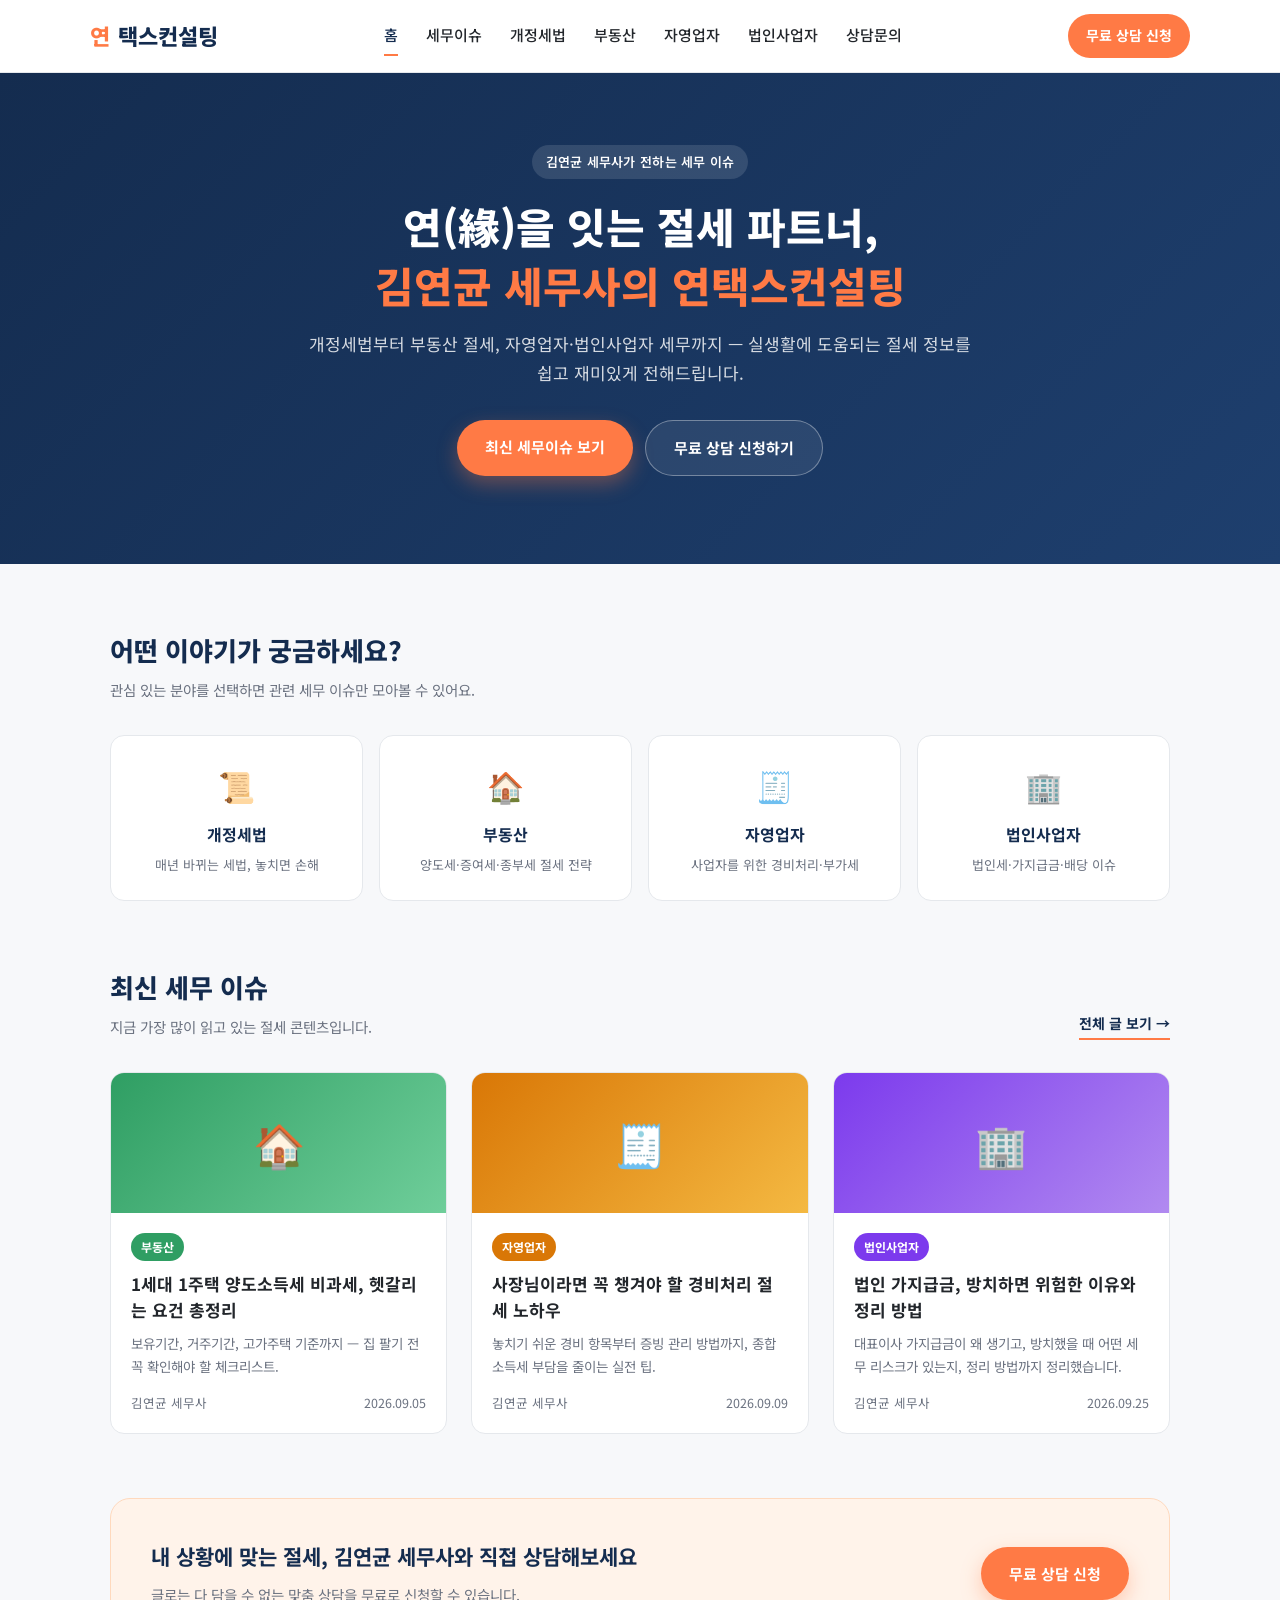
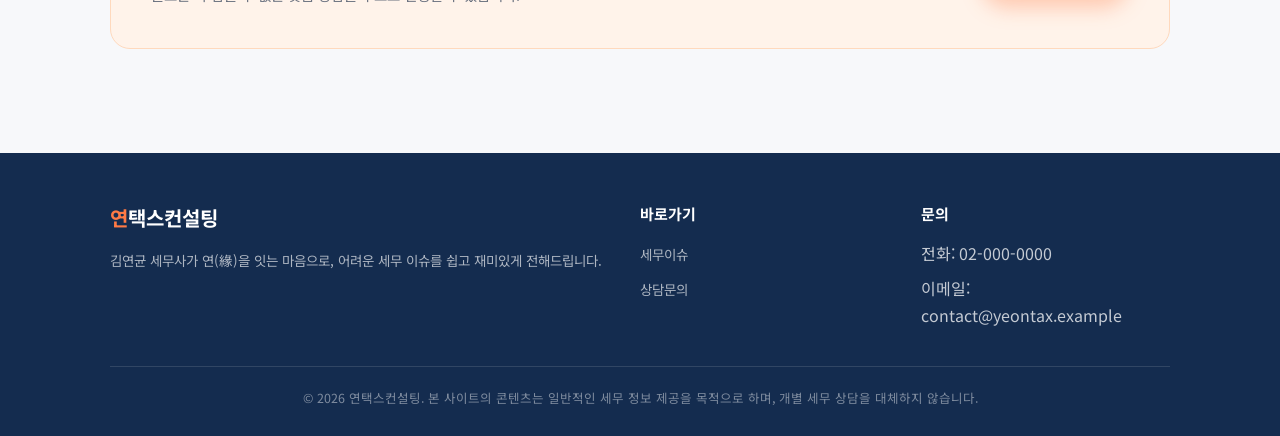
<file: index.html>
<!DOCTYPE html>
<html lang="ko">
<head>
<meta charset="UTF-8">
<meta name="viewport" content="width=device-width, initial-scale=1.0">
<title>연택스컨설팅 | 연(緣)을 잇는 절세 파트너, 김연균 세무사</title>
<meta name="description" content="연(緣)을 잇는 절세 파트너, 김연균 세무사의 연택스컨설팅. 개정세법, 부동산, 자영업자, 법인사업자 세무 이슈를 쉽고 재미있게 풀어드립니다.">
<link rel="preconnect" href="https://fonts.googleapis.com">
<link href="https://fonts.googleapis.com/css2?family=Noto+Sans+KR:wght@400;500;700;800&display=swap" rel="stylesheet">
<link rel="stylesheet" href="css/style.css">
</head>
<body>

<header class="site-header">
  <div class="wrap header-inner">
    <a href="index.html" class="logo"><span>연</span>택스컨설팅</a>
    <nav class="main-nav">
      <a href="index.html" class="active">홈</a>
      <a href="blog.html">세무이슈</a>
      <a href="blog.html?cat=tax">개정세법</a>
      <a href="blog.html?cat=realestate">부동산</a>
      <a href="blog.html?cat=selfemployed">자영업자</a>
      <a href="blog.html?cat=corp">법인사업자</a>
      <a href="contact.html">상담문의</a>
    </nav>
    <a href="contact.html" class="header-cta">무료 상담 신청</a>
    <button class="nav-toggle" aria-label="메뉴 열기">☰</button>
  </div>
</header>

<section class="hero">
  <div class="wrap hero-inner">
    <span class="hero-eyebrow">김연균 세무사가 전하는 세무 이슈</span>
    <h1>연(緣)을 잇는 절세 파트너,<br><em>김연균 세무사의 연택스컨설팅</em></h1>
    <p>개정세법부터 부동산 절세, 자영업자·법인사업자 세무까지 — 실생활에 도움되는 절세 정보를 쉽고 재미있게 전해드립니다.</p>
    <div class="hero-actions">
      <a href="blog.html" class="btn btn-primary">최신 세무이슈 보기</a>
      <a href="contact.html" class="btn btn-ghost">무료 상담 신청하기</a>
    </div>
  </div>
</section>

<section class="section">
  <div class="wrap">
    <div class="section-head">
      <div>
        <h2>어떤 이야기가 궁금하세요?</h2>
        <p>관심 있는 분야를 선택하면 관련 세무 이슈만 모아볼 수 있어요.</p>
      </div>
    </div>
    <div class="category-grid">
      <a class="category-card" href="blog.html?cat=tax">
        <div class="emoji">📜</div>
        <h3>개정세법</h3>
        <p>매년 바뀌는 세법, 놓치면 손해</p>
      </a>
      <a class="category-card" href="blog.html?cat=realestate">
        <div class="emoji">🏠</div>
        <h3>부동산</h3>
        <p>양도세·증여세·종부세 절세 전략</p>
      </a>
      <a class="category-card" href="blog.html?cat=selfemployed">
        <div class="emoji">🧾</div>
        <h3>자영업자</h3>
        <p>사업자를 위한 경비처리·부가세</p>
      </a>
      <a class="category-card" href="blog.html?cat=corp">
        <div class="emoji">🏢</div>
        <h3>법인사업자</h3>
        <p>법인세·가지급금·배당 이슈</p>
      </a>
    </div>
  </div>
</section>

<section class="section" style="padding-top:0;">
  <div class="wrap">
    <div class="section-head">
      <div>
        <h2>최신 세무 이슈</h2>
        <p>지금 가장 많이 읽고 있는 절세 콘텐츠입니다.</p>
      </div>
      <a href="blog.html" class="section-link">전체 글 보기 →</a>
    </div>

    <div class="post-grid">
      <a class="post-card" href="posts/post-2.html">
        <div class="post-thumb thumb-realestate">🏠</div>
        <div class="post-body">
          <span class="tag tag-realestate">부동산</span>
          <h3>1세대 1주택 양도소득세 비과세, 헷갈리는 요건 총정리</h3>
          <p class="excerpt">보유기간, 거주기간, 고가주택 기준까지 — 집 팔기 전 꼭 확인해야 할 체크리스트.</p>
          <div class="post-meta"><span>김연균 세무사</span><span>2026.09.05</span></div>
        </div>
      </a>
      <a class="post-card" href="posts/post-3.html">
        <div class="post-thumb thumb-selfemployed">🧾</div>
        <div class="post-body">
          <span class="tag tag-selfemployed">자영업자</span>
          <h3>사장님이라면 꼭 챙겨야 할 경비처리 절세 노하우</h3>
          <p class="excerpt">놓치기 쉬운 경비 항목부터 증빙 관리 방법까지, 종합소득세 부담을 줄이는 실전 팁.</p>
          <div class="post-meta"><span>김연균 세무사</span><span>2026.09.09</span></div>
        </div>
      </a>
      <a class="post-card" href="posts/post-4.html">
        <div class="post-thumb thumb-corp">🏢</div>
        <div class="post-body">
          <span class="tag tag-corp">법인사업자</span>
          <h3>법인 가지급금, 방치하면 위험한 이유와 정리 방법</h3>
          <p class="excerpt">대표이사 가지급금이 왜 생기고, 방치했을 때 어떤 세무 리스크가 있는지, 정리 방법까지 정리했습니다.</p>
          <div class="post-meta"><span>김연균 세무사</span><span>2026.09.25</span></div>
        </div>
      </a>
    </div>
  </div>
</section>

<section class="section" style="padding-top:0;">
  <div class="wrap">
    <div class="cta-banner">
      <div>
        <h3>내 상황에 맞는 절세, 김연균 세무사와 직접 상담해보세요</h3>
        <p>글로는 다 담을 수 없는 맞춤 상담을 무료로 신청할 수 있습니다.</p>
      </div>
      <a href="contact.html" class="btn btn-primary">무료 상담 신청</a>
    </div>
  </div>
</section>

<footer class="site-footer">
  <div class="wrap">
    <div class="footer-grid">
      <div>
        <h4 style="color:#fff; font-size:20px;"><span style="color:var(--accent);">연</span>택스컨설팅</h4>
        <p>김연균 세무사가 연(緣)을 잇는 마음으로, 어려운 세무 이슈를 쉽고 재미있게 전해드립니다.</p>
      </div>
      <div>
        <h4>바로가기</h4>
        <ul>
          <li><a href="blog.html">세무이슈</a></li>
          <li><a href="contact.html">상담문의</a></li>
        </ul>
      </div>
      <div>
        <h4>문의</h4>
        <ul>
          <li>전화: 02-000-0000</li>
          <li>이메일: contact@yeontax.example</li>
        </ul>
      </div>
    </div>
    <div class="footer-bottom">
      © 2026 연택스컨설팅. 본 사이트의 콘텐츠는 일반적인 세무 정보 제공을 목적으로 하며, 개별 세무 상담을 대체하지 않습니다.
    </div>
  </div>
</footer>

<script src="js/main.js"></script>
</body>
</html>
</file>
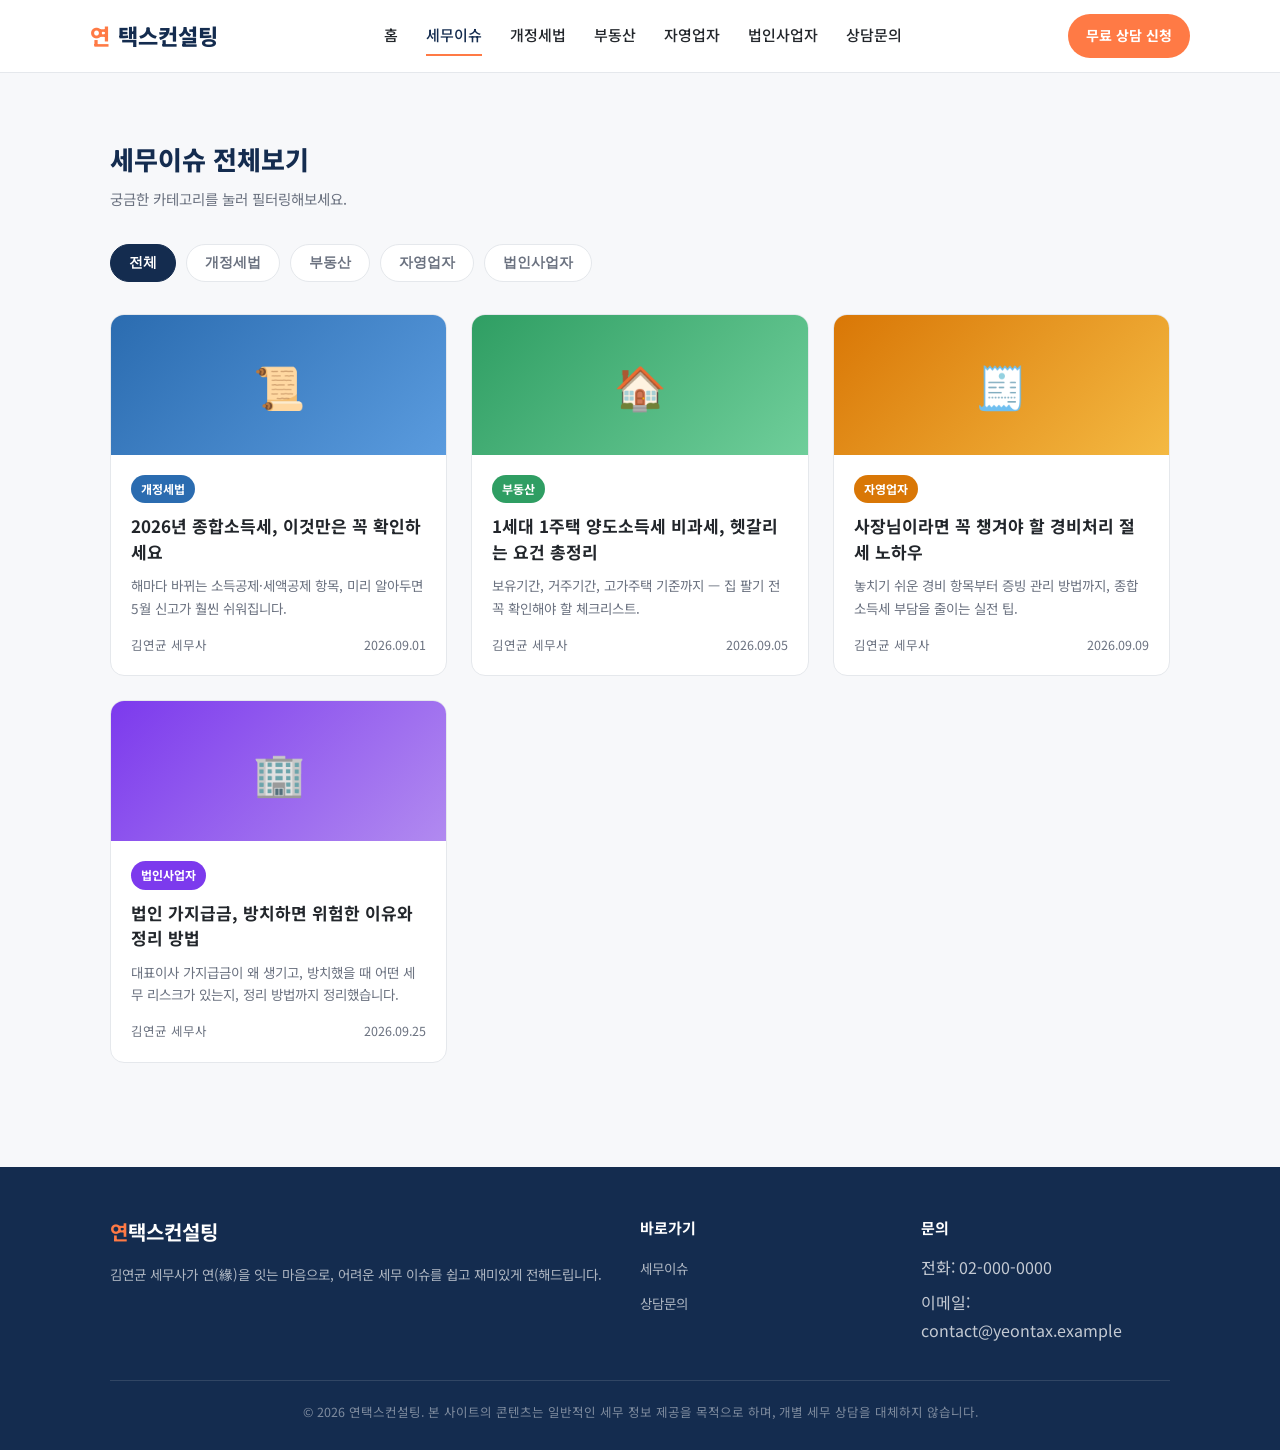
<file: blog.html>
<!DOCTYPE html>
<html lang="ko">
<head>
<meta charset="UTF-8">
<meta name="viewport" content="width=device-width, initial-scale=1.0">
<title>세무이슈 전체보기 | 연택스컨설팅</title>
<meta name="description" content="개정세법, 부동산, 자영업자, 법인사업자 카테고리별 세무 이슈를 모아봤습니다.">
<link rel="preconnect" href="https://fonts.googleapis.com">
<link href="https://fonts.googleapis.com/css2?family=Noto+Sans+KR:wght@400;500;700;800&display=swap" rel="stylesheet">
<link rel="stylesheet" href="css/style.css">
</head>
<body>

<header class="site-header">
  <div class="wrap header-inner">
    <a href="index.html" class="logo"><span>연</span>택스컨설팅</a>
    <nav class="main-nav">
      <a href="index.html">홈</a>
      <a href="blog.html" class="active">세무이슈</a>
      <a href="blog.html?cat=tax">개정세법</a>
      <a href="blog.html?cat=realestate">부동산</a>
      <a href="blog.html?cat=selfemployed">자영업자</a>
      <a href="blog.html?cat=corp">법인사업자</a>
      <a href="contact.html">상담문의</a>
    </nav>
    <a href="contact.html" class="header-cta">무료 상담 신청</a>
    <button class="nav-toggle" aria-label="메뉴 열기">☰</button>
  </div>
</header>

<section class="section" style="padding-bottom:0;">
  <div class="wrap">
    <div class="section-head">
      <div>
        <h2>세무이슈 전체보기</h2>
        <p>궁금한 카테고리를 눌러 필터링해보세요.</p>
      </div>
    </div>
    <div class="filter-tabs">
      <button class="filter-tab active" data-filter="all">전체</button>
      <button class="filter-tab" data-filter="tax">개정세법</button>
      <button class="filter-tab" data-filter="realestate">부동산</button>
      <button class="filter-tab" data-filter="selfemployed">자영업자</button>
      <button class="filter-tab" data-filter="corp">법인사업자</button>
    </div>
  </div>
</section>

<section class="section" style="padding-top:0;">
  <div class="wrap">
    <div class="post-grid">
      <a class="post-card" href="posts/post-1.html" data-category="tax">
        <div class="post-thumb thumb-tax">📜</div>
        <div class="post-body">
          <span class="tag tag-tax">개정세법</span>
          <h3>2026년 종합소득세, 이것만은 꼭 확인하세요</h3>
          <p class="excerpt">해마다 바뀌는 소득공제·세액공제 항목, 미리 알아두면 5월 신고가 훨씬 쉬워집니다.</p>
          <div class="post-meta"><span>김연균 세무사</span><span>2026.09.01</span></div>
        </div>
      </a>
      <a class="post-card" href="posts/post-2.html" data-category="realestate">
        <div class="post-thumb thumb-realestate">🏠</div>
        <div class="post-body">
          <span class="tag tag-realestate">부동산</span>
          <h3>1세대 1주택 양도소득세 비과세, 헷갈리는 요건 총정리</h3>
          <p class="excerpt">보유기간, 거주기간, 고가주택 기준까지 — 집 팔기 전 꼭 확인해야 할 체크리스트.</p>
          <div class="post-meta"><span>김연균 세무사</span><span>2026.09.05</span></div>
        </div>
      </a>
      <a class="post-card" href="posts/post-3.html" data-category="selfemployed">
        <div class="post-thumb thumb-selfemployed">🧾</div>
        <div class="post-body">
          <span class="tag tag-selfemployed">자영업자</span>
          <h3>사장님이라면 꼭 챙겨야 할 경비처리 절세 노하우</h3>
          <p class="excerpt">놓치기 쉬운 경비 항목부터 증빙 관리 방법까지, 종합소득세 부담을 줄이는 실전 팁.</p>
          <div class="post-meta"><span>김연균 세무사</span><span>2026.09.09</span></div>
        </div>
      </a>

      <a class="post-card" href="posts/post-4.html" data-category="corp">
        <div class="post-thumb thumb-corp">🏢</div>
        <div class="post-body">
          <span class="tag tag-corp">법인사업자</span>
          <h3>법인 가지급금, 방치하면 위험한 이유와 정리 방법</h3>
          <p class="excerpt">대표이사 가지급금이 왜 생기고, 방치했을 때 어떤 세무 리스크가 있는지, 정리 방법까지 정리했습니다.</p>
          <div class="post-meta"><span>김연균 세무사</span><span>2026.09.25</span></div>
        </div>
      </a>

      <!-- 앞으로 새 글이 추가되면 이 자리에 카드를 하나씩 늘려주세요.
           data-category 값은 tax / realestate / selfemployed / corp 중 하나로 지정합니다. -->
    </div>
  </div>
</section>

<footer class="site-footer">
  <div class="wrap">
    <div class="footer-grid">
      <div>
        <h4 style="color:#fff; font-size:20px;"><span style="color:var(--accent);">연</span>택스컨설팅</h4>
        <p>김연균 세무사가 연(緣)을 잇는 마음으로, 어려운 세무 이슈를 쉽고 재미있게 전해드립니다.</p>
      </div>
      <div>
        <h4>바로가기</h4>
        <ul>
          <li><a href="blog.html">세무이슈</a></li>
          <li><a href="contact.html">상담문의</a></li>
        </ul>
      </div>
      <div>
        <h4>문의</h4>
        <ul>
          <li>전화: 02-000-0000</li>
          <li>이메일: contact@yeontax.example</li>
        </ul>
      </div>
    </div>
    <div class="footer-bottom">
      © 2026 연택스컨설팅. 본 사이트의 콘텐츠는 일반적인 세무 정보 제공을 목적으로 하며, 개별 세무 상담을 대체하지 않습니다.
    </div>
  </div>
</footer>

<script src="js/main.js"></script>
<script>
  // URL의 ?cat= 파라미터로 들어오면 해당 필터를 자동 적용
  (function () {
    var params = new URLSearchParams(window.location.search);
    var cat = params.get("cat");
    if (cat) {
      var tab = document.querySelector('.filter-tab[data-filter="' + cat + '"]');
      if (tab) tab.click();
    }
  })();
</script>
</body>
</html>
</file>
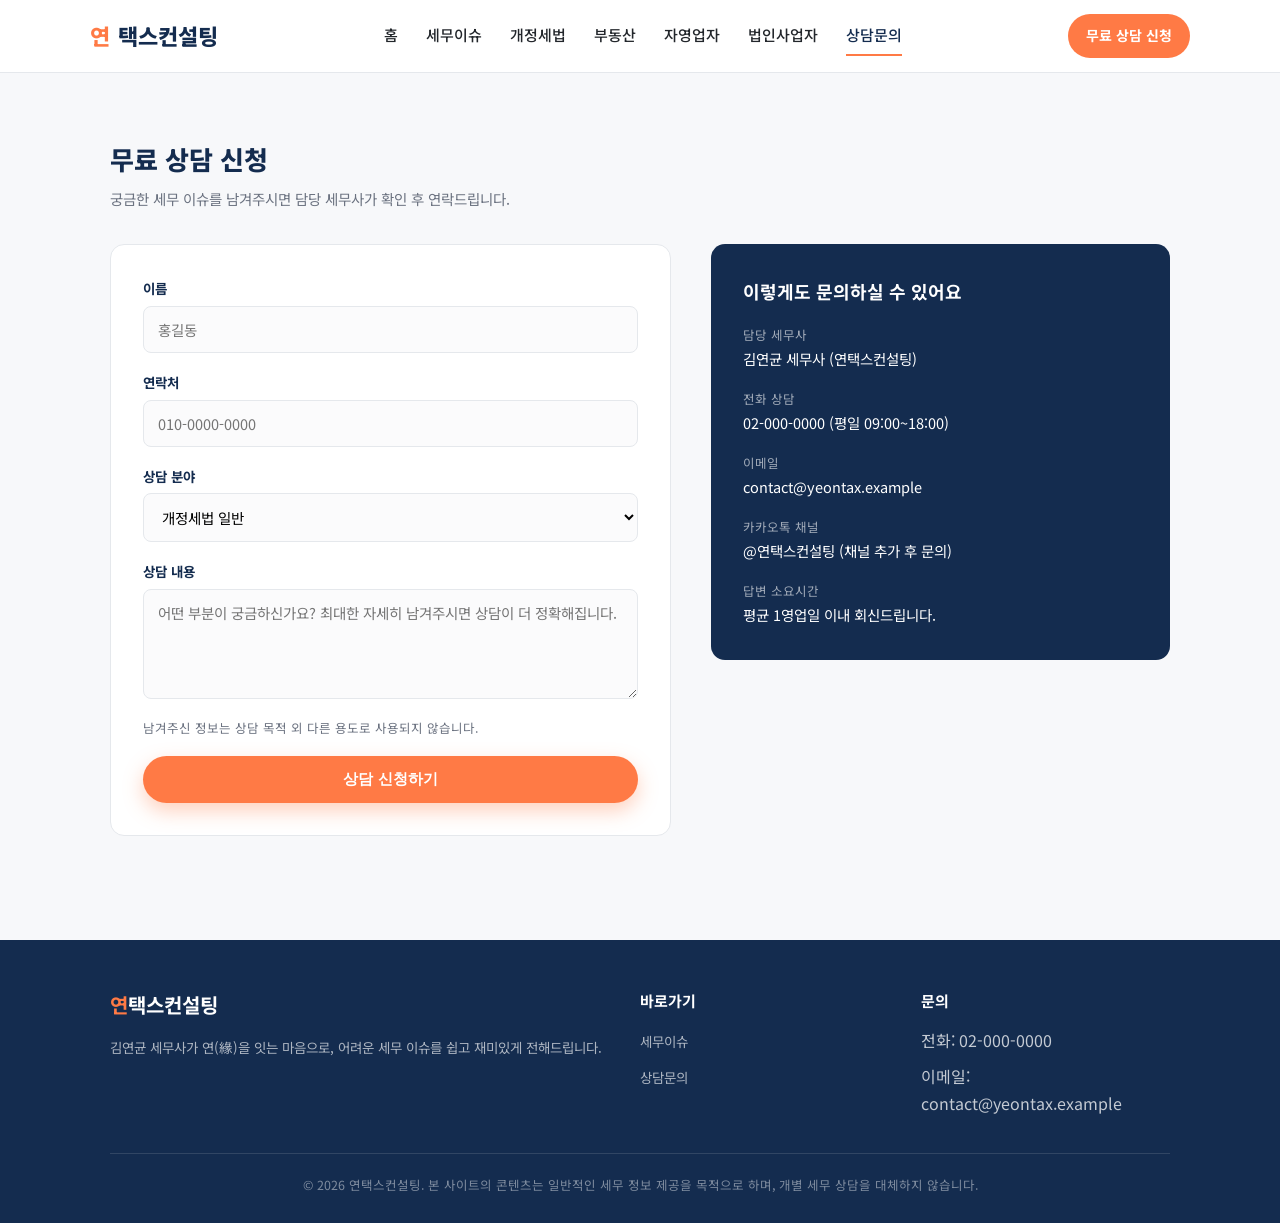
<file: contact.html>
<!DOCTYPE html>
<html lang="ko">
<head>
<meta charset="UTF-8">
<meta name="viewport" content="width=device-width, initial-scale=1.0">
<title>무료 상담 신청 | 연택스컨설팅</title>
<meta name="description" content="연택스컨설팅에 궁금한 세무 이슈를 남겨주시면 김연균 세무사가 직접 상담해드립니다.">
<link rel="preconnect" href="https://fonts.googleapis.com">
<link href="https://fonts.googleapis.com/css2?family=Noto+Sans+KR:wght@400;500;700;800&display=swap" rel="stylesheet">
<link rel="stylesheet" href="css/style.css">
</head>
<body>

<header class="site-header">
  <div class="wrap header-inner">
    <a href="index.html" class="logo"><span>연</span>택스컨설팅</a>
    <nav class="main-nav">
      <a href="index.html">홈</a>
      <a href="blog.html">세무이슈</a>
      <a href="blog.html?cat=tax">개정세법</a>
      <a href="blog.html?cat=realestate">부동산</a>
      <a href="blog.html?cat=selfemployed">자영업자</a>
      <a href="blog.html?cat=corp">법인사업자</a>
      <a href="contact.html" class="active">상담문의</a>
    </nav>
    <a href="contact.html" class="header-cta">무료 상담 신청</a>
    <button class="nav-toggle" aria-label="메뉴 열기">☰</button>
  </div>
</header>

<section class="section">
  <div class="wrap">
    <div class="section-head">
      <div>
        <h2>무료 상담 신청</h2>
        <p>궁금한 세무 이슈를 남겨주시면 담당 세무사가 확인 후 연락드립니다.</p>
      </div>
    </div>

    <div class="contact-layout">
      <form class="contact-form" id="contact-form">
        <div class="form-row">
          <label for="name">이름</label>
          <input type="text" id="name" name="name" placeholder="홍길동" required>
        </div>
        <div class="form-row">
          <label for="phone">연락처</label>
          <input type="tel" id="phone" name="phone" placeholder="010-0000-0000" required>
        </div>
        <div class="form-row">
          <label for="category">상담 분야</label>
          <select id="category" name="category">
            <option value="tax">개정세법 일반</option>
            <option value="realestate">부동산 (양도·증여·종부세)</option>
            <option value="selfemployed">자영업자 (종합소득세·부가세)</option>
            <option value="corp">법인사업자 (법인세·가지급금 등)</option>
            <option value="etc">기타</option>
          </select>
        </div>
        <div class="form-row">
          <label for="message">상담 내용</label>
          <textarea id="message" name="message" placeholder="어떤 부분이 궁금하신가요? 최대한 자세히 남겨주시면 상담이 더 정확해집니다."></textarea>
        </div>
        <p class="form-note">남겨주신 정보는 상담 목적 외 다른 용도로 사용되지 않습니다.</p>
        <button type="submit" class="btn btn-primary" style="width:100%; text-align:center; border:none; cursor:pointer;">상담 신청하기</button>
      </form>

      <div class="contact-info-card">
        <h3>이렇게도 문의하실 수 있어요</h3>
        <div class="item">
          <span class="label">담당 세무사</span>
          김연균 세무사 (연택스컨설팅)
        </div>
        <div class="item">
          <span class="label">전화 상담</span>
          02-000-0000 (평일 09:00~18:00)
        </div>
        <div class="item">
          <span class="label">이메일</span>
          contact@yeontax.example
        </div>
        <div class="item">
          <span class="label">카카오톡 채널</span>
          @연택스컨설팅 (채널 추가 후 문의)
        </div>
        <div class="item" style="margin-bottom:0;">
          <span class="label">답변 소요시간</span>
          평균 1영업일 이내 회신드립니다.
        </div>
      </div>
    </div>
  </div>
</section>

<footer class="site-footer">
  <div class="wrap">
    <div class="footer-grid">
      <div>
        <h4 style="color:#fff; font-size:20px;"><span style="color:var(--accent);">연</span>택스컨설팅</h4>
        <p>김연균 세무사가 연(緣)을 잇는 마음으로, 어려운 세무 이슈를 쉽고 재미있게 전해드립니다.</p>
      </div>
      <div>
        <h4>바로가기</h4>
        <ul>
          <li><a href="blog.html">세무이슈</a></li>
          <li><a href="contact.html">상담문의</a></li>
        </ul>
      </div>
      <div>
        <h4>문의</h4>
        <ul>
          <li>전화: 02-000-0000</li>
          <li>이메일: contact@yeontax.example</li>
        </ul>
      </div>
    </div>
    <div class="footer-bottom">
      © 2026 연택스컨설팅. 본 사이트의 콘텐츠는 일반적인 세무 정보 제공을 목적으로 하며, 개별 세무 상담을 대체하지 않습니다.
    </div>
  </div>
</footer>

<script src="js/main.js"></script>
</body>
</html>
</file>
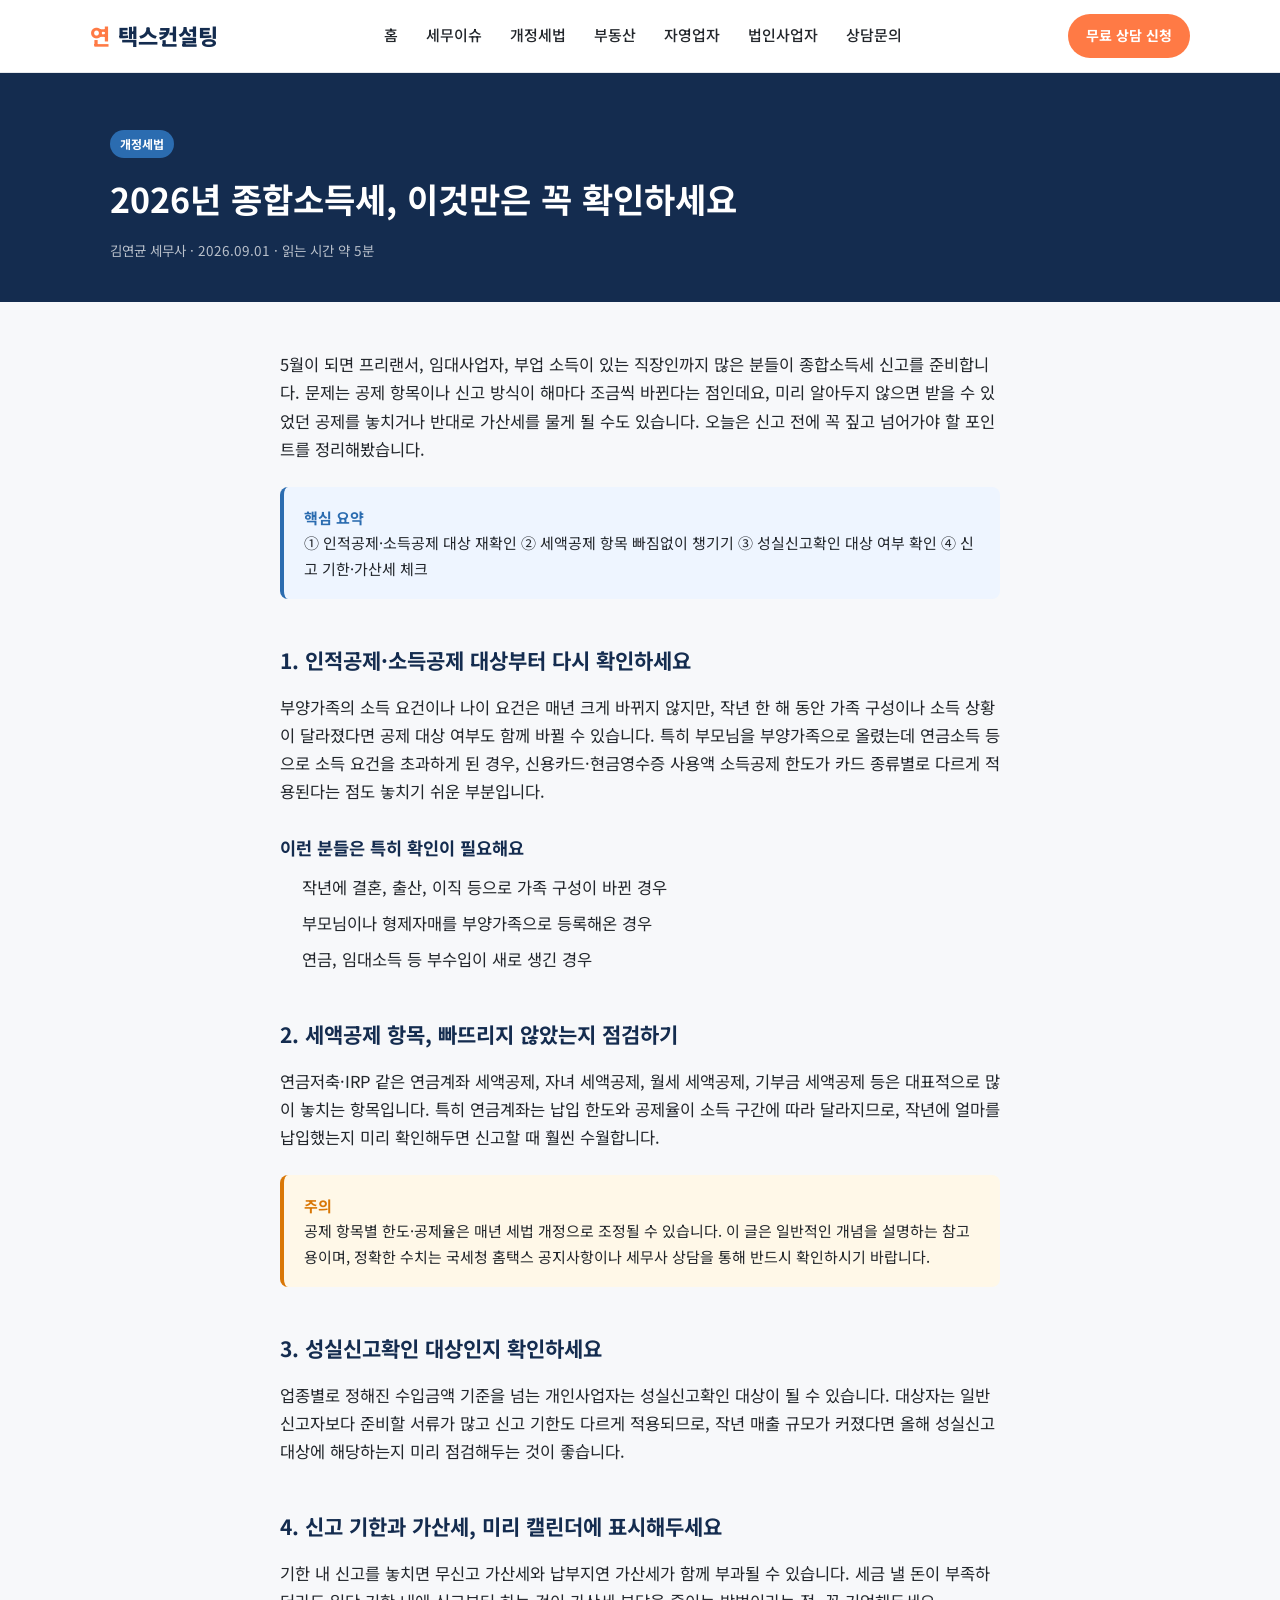
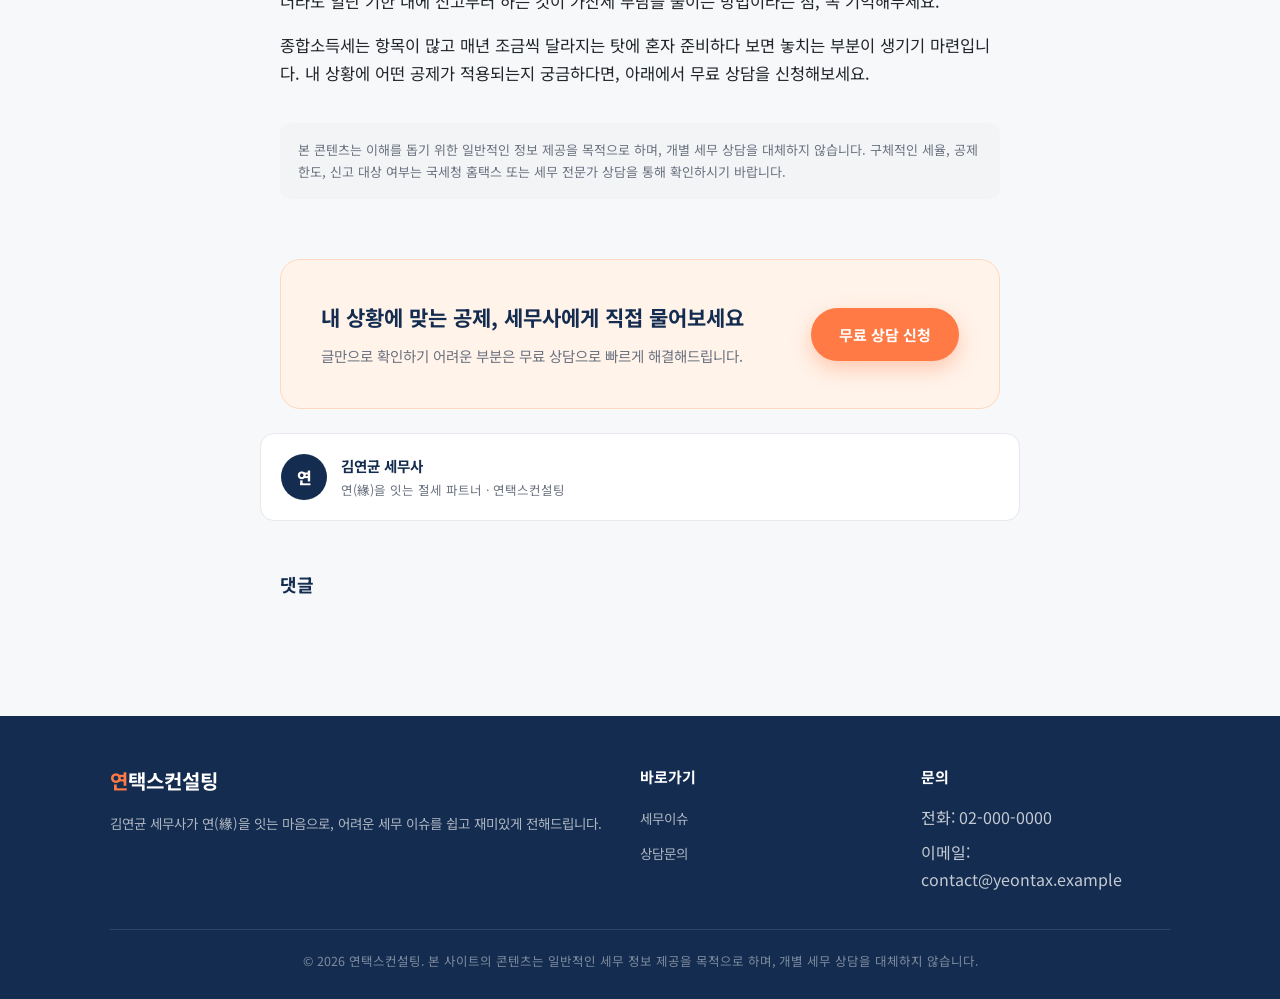
<file: posts/post-1.html>
<!DOCTYPE html>
<html lang="ko">
<head>
<meta charset="UTF-8">
<meta name="viewport" content="width=device-width, initial-scale=1.0">
<title>2026년 종합소득세, 이것만은 꼭 확인하세요 | 연택스컨설팅</title>
<meta name="description" content="매년 달라지는 종합소득세 공제 항목과 신고 시 꼭 확인해야 할 체크포인트를 쉽게 정리했습니다.">
<link rel="preconnect" href="https://fonts.googleapis.com">
<link href="https://fonts.googleapis.com/css2?family=Noto+Sans+KR:wght@400;500;700;800&display=swap" rel="stylesheet">
<link rel="stylesheet" href="../css/style.css">
</head>
<body>

<header class="site-header">
  <div class="wrap header-inner">
    <a href="../index.html" class="logo"><span>연</span>택스컨설팅</a>
    <nav class="main-nav">
      <a href="../index.html">홈</a>
      <a href="../blog.html">세무이슈</a>
      <a href="../blog.html?cat=tax">개정세법</a>
      <a href="../blog.html?cat=realestate">부동산</a>
      <a href="../blog.html?cat=selfemployed">자영업자</a>
      <a href="../blog.html?cat=corp">법인사업자</a>
      <a href="../contact.html">상담문의</a>
    </nav>
    <a href="../contact.html" class="header-cta">무료 상담 신청</a>
    <button class="nav-toggle" aria-label="메뉴 열기">☰</button>
  </div>
</header>

<section class="post-hero">
  <div class="wrap">
    <span class="tag tag-tax">개정세법</span>
    <h1>2026년 종합소득세, 이것만은 꼭 확인하세요</h1>
    <div class="meta">김연균 세무사 · 2026.09.01 · 읽는 시간 약 5분</div>
  </div>
</section>

<article class="post-content">
  <p>5월이 되면 프리랜서, 임대사업자, 부업 소득이 있는 직장인까지 많은 분들이 종합소득세 신고를 준비합니다. 문제는 공제 항목이나 신고 방식이 해마다 조금씩 바뀐다는 점인데요, 미리 알아두지 않으면 받을 수 있었던 공제를 놓치거나 반대로 가산세를 물게 될 수도 있습니다. 오늘은 신고 전에 꼭 짚고 넘어가야 할 포인트를 정리해봤습니다.</p>

  <div class="callout">
    <strong>핵심 요약</strong><br>
    ① 인적공제·소득공제 대상 재확인 ② 세액공제 항목 빠짐없이 챙기기 ③ 성실신고확인 대상 여부 확인 ④ 신고 기한·가산세 체크
  </div>

  <h2>1. 인적공제·소득공제 대상부터 다시 확인하세요</h2>
  <p>부양가족의 소득 요건이나 나이 요건은 매년 크게 바뀌지 않지만, 작년 한 해 동안 가족 구성이나 소득 상황이 달라졌다면 공제 대상 여부도 함께 바뀔 수 있습니다. 특히 부모님을 부양가족으로 올렸는데 연금소득 등으로 소득 요건을 초과하게 된 경우, 신용카드·현금영수증 사용액 소득공제 한도가 카드 종류별로 다르게 적용된다는 점도 놓치기 쉬운 부분입니다.</p>

  <h3>이런 분들은 특히 확인이 필요해요</h3>
  <ul>
    <li>작년에 결혼, 출산, 이직 등으로 가족 구성이 바뀐 경우</li>
    <li>부모님이나 형제자매를 부양가족으로 등록해온 경우</li>
    <li>연금, 임대소득 등 부수입이 새로 생긴 경우</li>
  </ul>

  <h2>2. 세액공제 항목, 빠뜨리지 않았는지 점검하기</h2>
  <p>연금저축·IRP 같은 연금계좌 세액공제, 자녀 세액공제, 월세 세액공제, 기부금 세액공제 등은 대표적으로 많이 놓치는 항목입니다. 특히 연금계좌는 납입 한도와 공제율이 소득 구간에 따라 달라지므로, 작년에 얼마를 납입했는지 미리 확인해두면 신고할 때 훨씬 수월합니다.</p>

  <div class="callout callout-warn">
    <strong>주의</strong><br>
    공제 항목별 한도·공제율은 매년 세법 개정으로 조정될 수 있습니다. 이 글은 일반적인 개념을 설명하는 참고용이며, 정확한 수치는 국세청 홈택스 공지사항이나 세무사 상담을 통해 반드시 확인하시기 바랍니다.
  </div>

  <h2>3. 성실신고확인 대상인지 확인하세요</h2>
  <p>업종별로 정해진 수입금액 기준을 넘는 개인사업자는 성실신고확인 대상이 될 수 있습니다. 대상자는 일반 신고자보다 준비할 서류가 많고 신고 기한도 다르게 적용되므로, 작년 매출 규모가 커졌다면 올해 성실신고 대상에 해당하는지 미리 점검해두는 것이 좋습니다.</p>

  <h2>4. 신고 기한과 가산세, 미리 캘린더에 표시해두세요</h2>
  <p>기한 내 신고를 놓치면 무신고 가산세와 납부지연 가산세가 함께 부과될 수 있습니다. 세금 낼 돈이 부족하더라도 일단 기한 내에 신고부터 하는 것이 가산세 부담을 줄이는 방법이라는 점, 꼭 기억해두세요.</p>

  <p>종합소득세는 항목이 많고 매년 조금씩 달라지는 탓에 혼자 준비하다 보면 놓치는 부분이 생기기 마련입니다. 내 상황에 어떤 공제가 적용되는지 궁금하다면, 아래에서 무료 상담을 신청해보세요.</p>

  <div class="disclaimer">
    본 콘텐츠는 이해를 돕기 위한 일반적인 정보 제공을 목적으로 하며, 개별 세무 상담을 대체하지 않습니다. 구체적인 세율, 공제 한도, 신고 대상 여부는 국세청 홈택스 또는 세무 전문가 상담을 통해 확인하시기 바랍니다.
  </div>
</article>

<div class="share-cta">
  <div class="cta-banner">
    <div>
      <h3>내 상황에 맞는 공제, 세무사에게 직접 물어보세요</h3>
      <p>글만으로 확인하기 어려운 부분은 무료 상담으로 빠르게 해결해드립니다.</p>
    </div>
    <a href="../contact.html" class="btn btn-primary">무료 상담 신청</a>
  </div>
</div>

<div class="author-box">
  <div class="author-avatar">연</div>
  <div>
    <div class="name">김연균 세무사</div>
    <div class="role">연(緣)을 잇는 절세 파트너 · 연택스컨설팅</div>
  </div>
</div>

<section class="comments-section">
  <h3>댓글</h3>
  <script src="https://giscus.app/client.js"
          data-repo="yeontax/yeon_taxconsulting"
          data-repo-id="R_kgDOUXvymA"
          data-category="General"
          data-category-id="DIC_kwDOUXvymM4DFbro"
          data-mapping="pathname"
          data-strict="0"
          data-reactions-enabled="1"
          data-emit-metadata="0"
          data-input-position="bottom"
          data-theme="preferred_color_scheme"
          data-lang="ko"
          crossorigin="anonymous"
          async>
  </script>
</section>

<footer class="site-footer">
  <div class="wrap">
    <div class="footer-grid">
      <div>
        <h4 style="color:#fff; font-size:20px;"><span style="color:var(--accent);">연</span>택스컨설팅</h4>
        <p>김연균 세무사가 연(緣)을 잇는 마음으로, 어려운 세무 이슈를 쉽고 재미있게 전해드립니다.</p>
      </div>
      <div>
        <h4>바로가기</h4>
        <ul>
          <li><a href="../blog.html">세무이슈</a></li>
          <li><a href="../contact.html">상담문의</a></li>
        </ul>
      </div>
      <div>
        <h4>문의</h4>
        <ul>
          <li>전화: 02-000-0000</li>
          <li>이메일: contact@yeontax.example</li>
        </ul>
      </div>
    </div>
    <div class="footer-bottom">
      © 2026 연택스컨설팅. 본 사이트의 콘텐츠는 일반적인 세무 정보 제공을 목적으로 하며, 개별 세무 상담을 대체하지 않습니다.
    </div>
  </div>
</footer>

<script src="../js/main.js"></script>
</body>
</html>
</file>
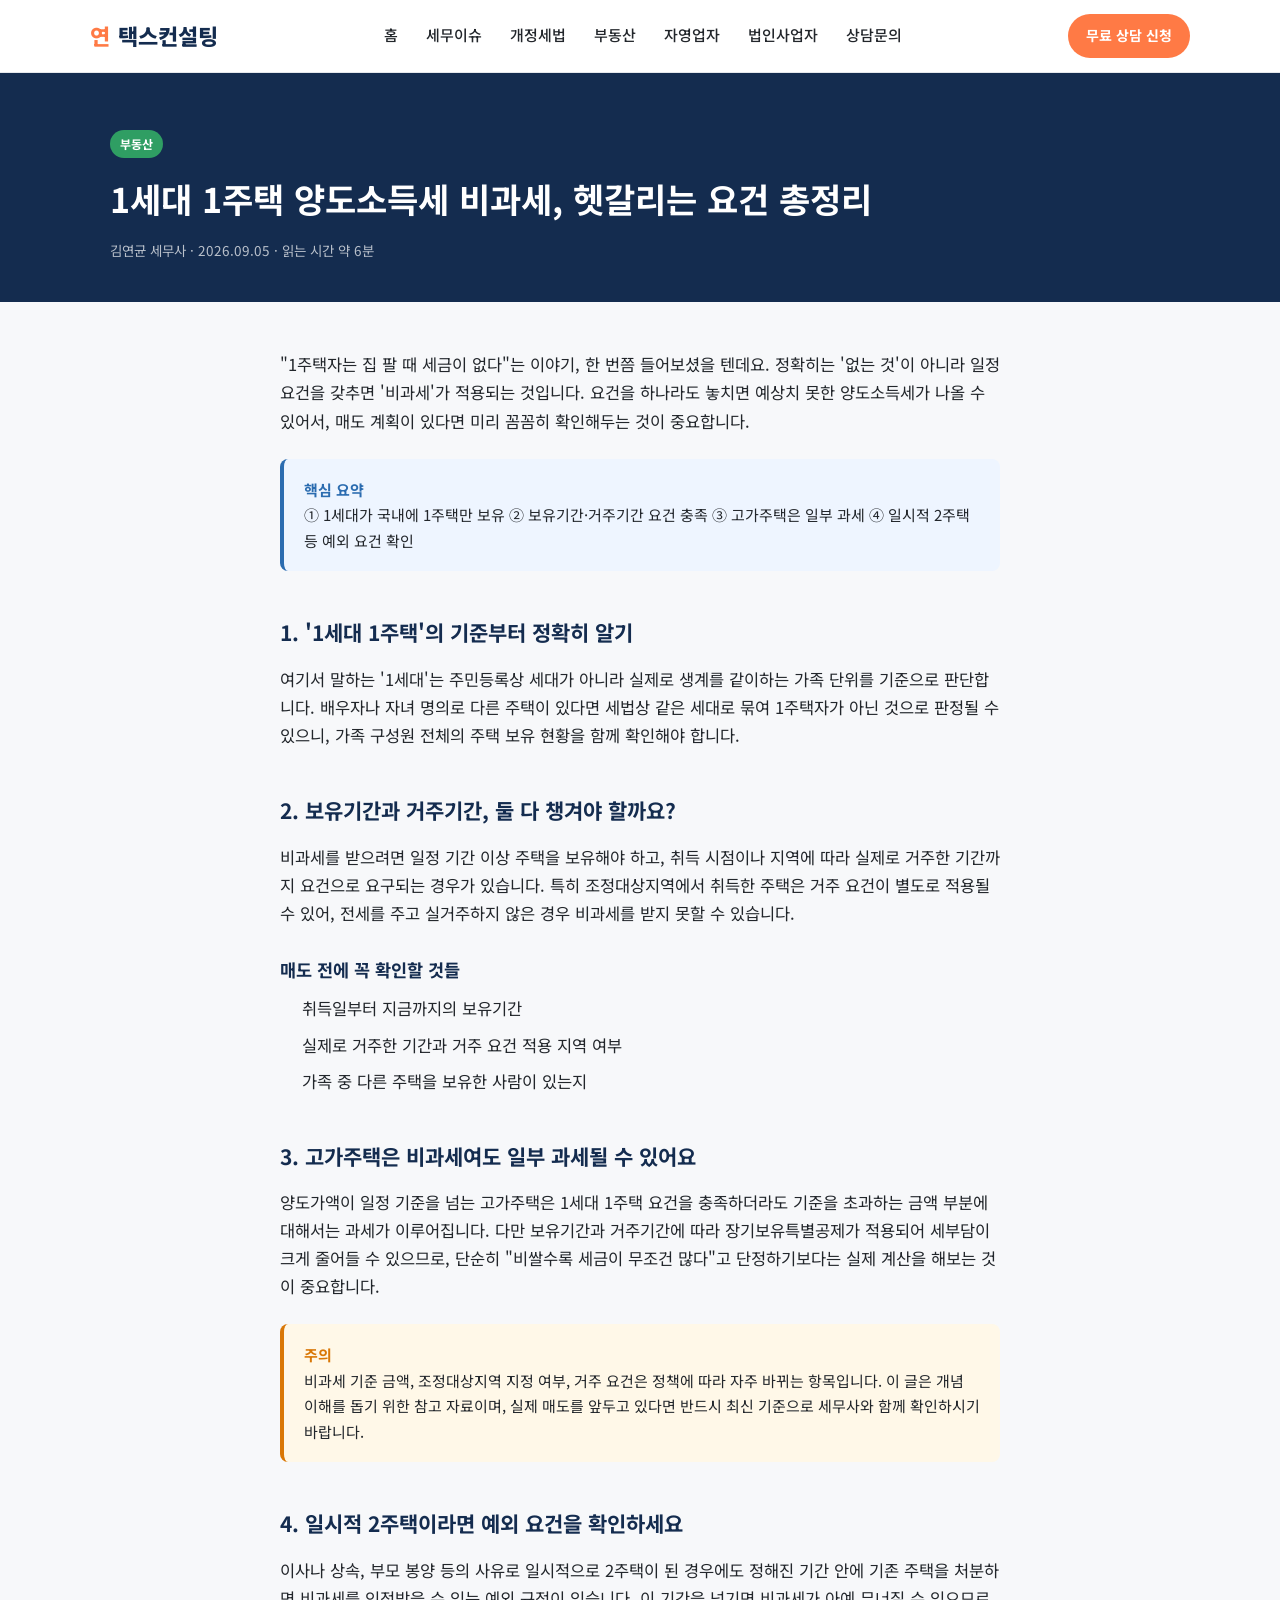
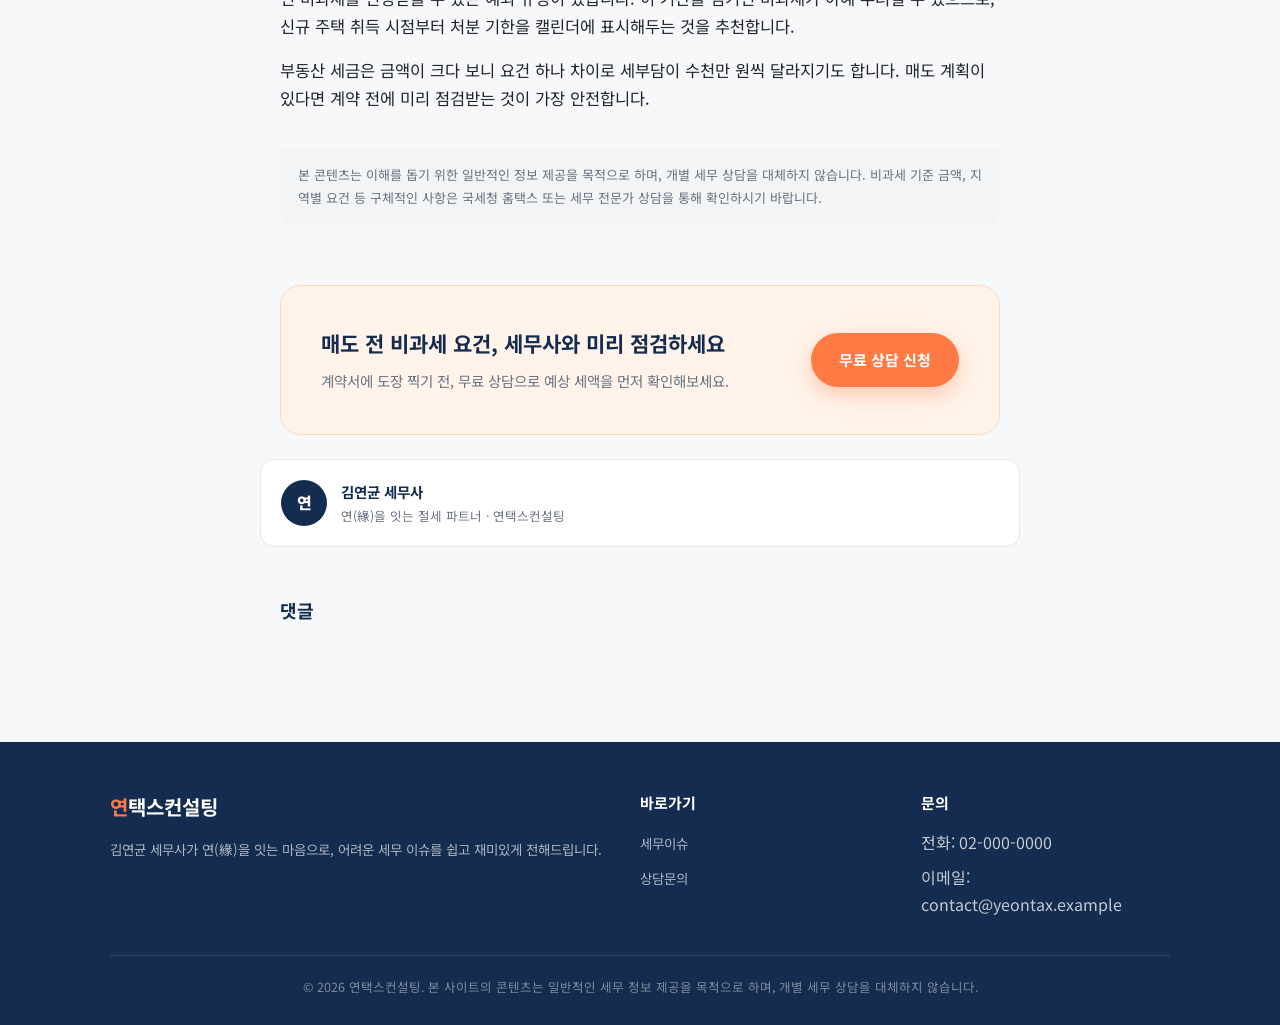
<file: posts/post-2.html>
<!DOCTYPE html>
<html lang="ko">
<head>
<meta charset="UTF-8">
<meta name="viewport" content="width=device-width, initial-scale=1.0">
<title>1세대 1주택 양도소득세 비과세, 헷갈리는 요건 총정리 | 연택스컨설팅</title>
<meta name="description" content="보유기간, 거주기간, 고가주택 기준까지 - 집을 팔기 전 반드시 확인해야 할 1세대 1주택 비과세 요건을 정리했습니다.">
<link rel="preconnect" href="https://fonts.googleapis.com">
<link href="https://fonts.googleapis.com/css2?family=Noto+Sans+KR:wght@400;500;700;800&display=swap" rel="stylesheet">
<link rel="stylesheet" href="../css/style.css">
</head>
<body>

<header class="site-header">
  <div class="wrap header-inner">
    <a href="../index.html" class="logo"><span>연</span>택스컨설팅</a>
    <nav class="main-nav">
      <a href="../index.html">홈</a>
      <a href="../blog.html">세무이슈</a>
      <a href="../blog.html?cat=tax">개정세법</a>
      <a href="../blog.html?cat=realestate">부동산</a>
      <a href="../blog.html?cat=selfemployed">자영업자</a>
      <a href="../blog.html?cat=corp">법인사업자</a>
      <a href="../contact.html">상담문의</a>
    </nav>
    <a href="../contact.html" class="header-cta">무료 상담 신청</a>
    <button class="nav-toggle" aria-label="메뉴 열기">☰</button>
  </div>
</header>

<section class="post-hero">
  <div class="wrap">
    <span class="tag tag-realestate">부동산</span>
    <h1>1세대 1주택 양도소득세 비과세, 헷갈리는 요건 총정리</h1>
    <div class="meta">김연균 세무사 · 2026.09.05 · 읽는 시간 약 6분</div>
  </div>
</section>

<article class="post-content">
  <p>"1주택자는 집 팔 때 세금이 없다"는 이야기, 한 번쯤 들어보셨을 텐데요. 정확히는 '없는 것'이 아니라 일정 요건을 갖추면 '비과세'가 적용되는 것입니다. 요건을 하나라도 놓치면 예상치 못한 양도소득세가 나올 수 있어서, 매도 계획이 있다면 미리 꼼꼼히 확인해두는 것이 중요합니다.</p>

  <div class="callout">
    <strong>핵심 요약</strong><br>
    ① 1세대가 국내에 1주택만 보유 ② 보유기간·거주기간 요건 충족 ③ 고가주택은 일부 과세 ④ 일시적 2주택 등 예외 요건 확인
  </div>

  <h2>1. '1세대 1주택'의 기준부터 정확히 알기</h2>
  <p>여기서 말하는 '1세대'는 주민등록상 세대가 아니라 실제로 생계를 같이하는 가족 단위를 기준으로 판단합니다. 배우자나 자녀 명의로 다른 주택이 있다면 세법상 같은 세대로 묶여 1주택자가 아닌 것으로 판정될 수 있으니, 가족 구성원 전체의 주택 보유 현황을 함께 확인해야 합니다.</p>

  <h2>2. 보유기간과 거주기간, 둘 다 챙겨야 할까요?</h2>
  <p>비과세를 받으려면 일정 기간 이상 주택을 보유해야 하고, 취득 시점이나 지역에 따라 실제로 거주한 기간까지 요건으로 요구되는 경우가 있습니다. 특히 조정대상지역에서 취득한 주택은 거주 요건이 별도로 적용될 수 있어, 전세를 주고 실거주하지 않은 경우 비과세를 받지 못할 수 있습니다.</p>

  <h3>매도 전에 꼭 확인할 것들</h3>
  <ul>
    <li>취득일부터 지금까지의 보유기간</li>
    <li>실제로 거주한 기간과 거주 요건 적용 지역 여부</li>
    <li>가족 중 다른 주택을 보유한 사람이 있는지</li>
  </ul>

  <h2>3. 고가주택은 비과세여도 일부 과세될 수 있어요</h2>
  <p>양도가액이 일정 기준을 넘는 고가주택은 1세대 1주택 요건을 충족하더라도 기준을 초과하는 금액 부분에 대해서는 과세가 이루어집니다. 다만 보유기간과 거주기간에 따라 장기보유특별공제가 적용되어 세부담이 크게 줄어들 수 있으므로, 단순히 "비쌀수록 세금이 무조건 많다"고 단정하기보다는 실제 계산을 해보는 것이 중요합니다.</p>

  <div class="callout callout-warn">
    <strong>주의</strong><br>
    비과세 기준 금액, 조정대상지역 지정 여부, 거주 요건은 정책에 따라 자주 바뀌는 항목입니다. 이 글은 개념 이해를 돕기 위한 참고 자료이며, 실제 매도를 앞두고 있다면 반드시 최신 기준으로 세무사와 함께 확인하시기 바랍니다.
  </div>

  <h2>4. 일시적 2주택이라면 예외 요건을 확인하세요</h2>
  <p>이사나 상속, 부모 봉양 등의 사유로 일시적으로 2주택이 된 경우에도 정해진 기간 안에 기존 주택을 처분하면 비과세를 인정받을 수 있는 예외 규정이 있습니다. 이 기간을 넘기면 비과세가 아예 무너질 수 있으므로, 신규 주택 취득 시점부터 처분 기한을 캘린더에 표시해두는 것을 추천합니다.</p>

  <p>부동산 세금은 금액이 크다 보니 요건 하나 차이로 세부담이 수천만 원씩 달라지기도 합니다. 매도 계획이 있다면 계약 전에 미리 점검받는 것이 가장 안전합니다.</p>

  <div class="disclaimer">
    본 콘텐츠는 이해를 돕기 위한 일반적인 정보 제공을 목적으로 하며, 개별 세무 상담을 대체하지 않습니다. 비과세 기준 금액, 지역별 요건 등 구체적인 사항은 국세청 홈택스 또는 세무 전문가 상담을 통해 확인하시기 바랍니다.
  </div>
</article>

<div class="share-cta">
  <div class="cta-banner">
    <div>
      <h3>매도 전 비과세 요건, 세무사와 미리 점검하세요</h3>
      <p>계약서에 도장 찍기 전, 무료 상담으로 예상 세액을 먼저 확인해보세요.</p>
    </div>
    <a href="../contact.html" class="btn btn-primary">무료 상담 신청</a>
  </div>
</div>

<div class="author-box">
  <div class="author-avatar">연</div>
  <div>
    <div class="name">김연균 세무사</div>
    <div class="role">연(緣)을 잇는 절세 파트너 · 연택스컨설팅</div>
  </div>
</div>

<section class="comments-section">
  <h3>댓글</h3>
  <script src="https://giscus.app/client.js"
          data-repo="yeontax/yeon_taxconsulting"
          data-repo-id="R_kgDOUXvymA"
          data-category="General"
          data-category-id="DIC_kwDOUXvymM4DFbro"
          data-mapping="pathname"
          data-strict="0"
          data-reactions-enabled="1"
          data-emit-metadata="0"
          data-input-position="bottom"
          data-theme="preferred_color_scheme"
          data-lang="ko"
          crossorigin="anonymous"
          async>
  </script>
</section>

<footer class="site-footer">
  <div class="wrap">
    <div class="footer-grid">
      <div>
        <h4 style="color:#fff; font-size:20px;"><span style="color:var(--accent);">연</span>택스컨설팅</h4>
        <p>김연균 세무사가 연(緣)을 잇는 마음으로, 어려운 세무 이슈를 쉽고 재미있게 전해드립니다.</p>
      </div>
      <div>
        <h4>바로가기</h4>
        <ul>
          <li><a href="../blog.html">세무이슈</a></li>
          <li><a href="../contact.html">상담문의</a></li>
        </ul>
      </div>
      <div>
        <h4>문의</h4>
        <ul>
          <li>전화: 02-000-0000</li>
          <li>이메일: contact@yeontax.example</li>
        </ul>
      </div>
    </div>
    <div class="footer-bottom">
      © 2026 연택스컨설팅. 본 사이트의 콘텐츠는 일반적인 세무 정보 제공을 목적으로 하며, 개별 세무 상담을 대체하지 않습니다.
    </div>
  </div>
</footer>

<script src="../js/main.js"></script>
</body>
</html>
</file>
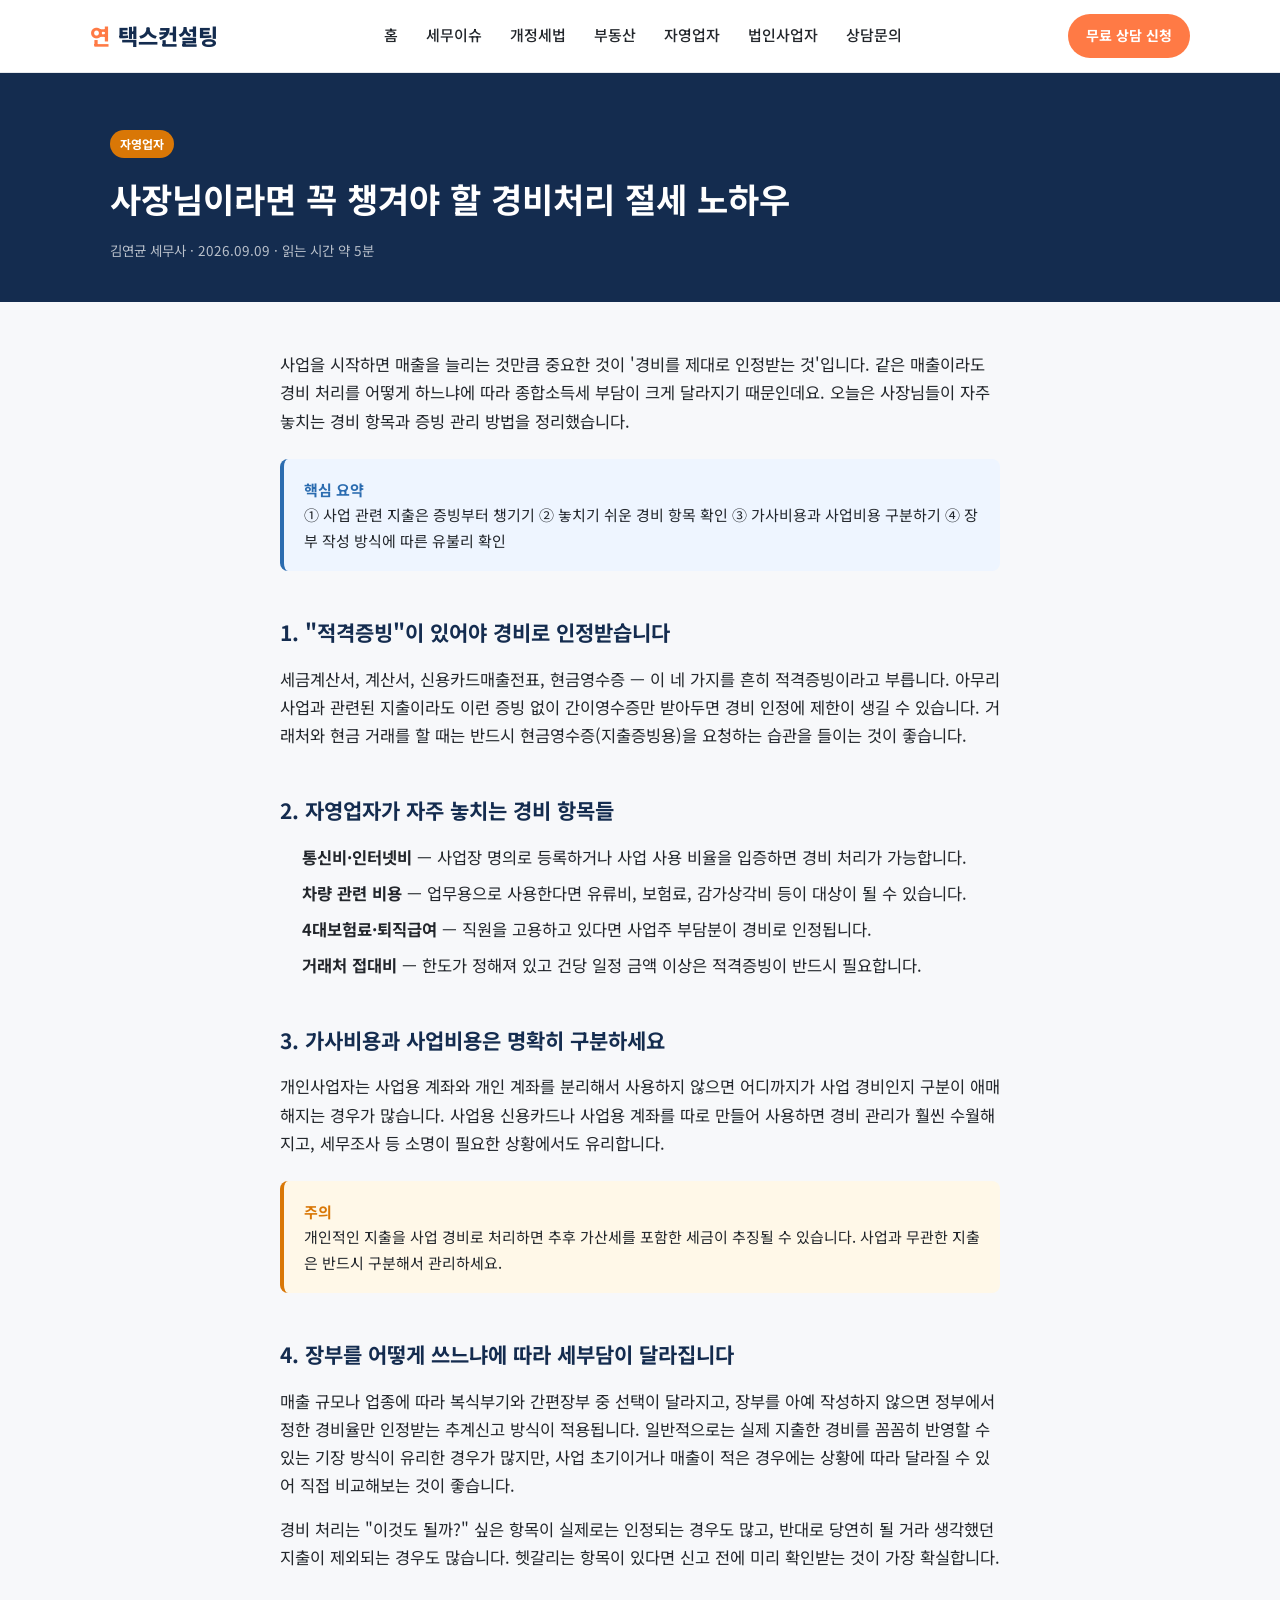
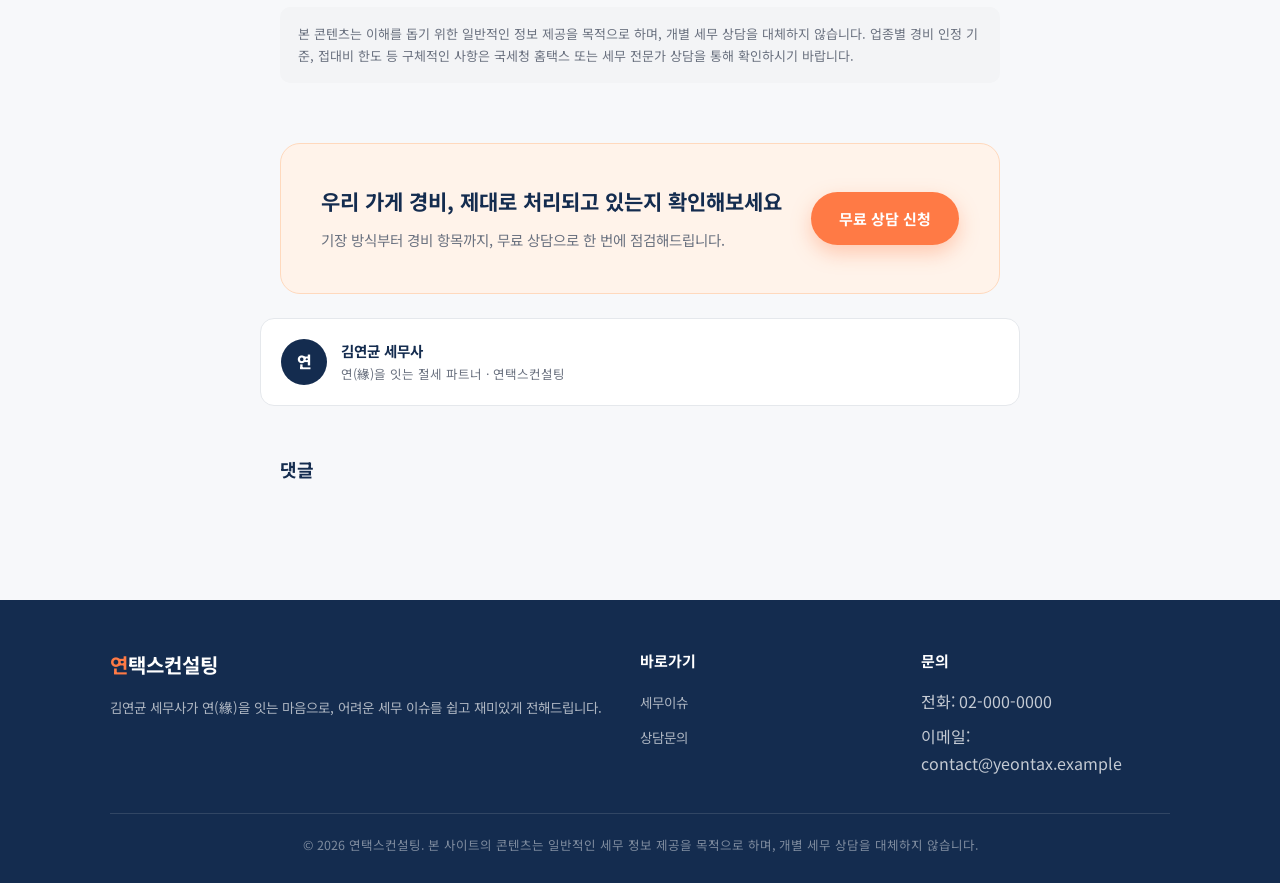
<file: posts/post-3.html>
<!DOCTYPE html>
<html lang="ko">
<head>
<meta charset="UTF-8">
<meta name="viewport" content="width=device-width, initial-scale=1.0">
<title>사장님이라면 꼭 챙겨야 할 경비처리 절세 노하우 | 연택스컨설팅</title>
<meta name="description" content="놓치기 쉬운 경비 항목부터 증빙 관리 방법까지, 자영업자 종합소득세 절세 실전 팁을 정리했습니다.">
<link rel="preconnect" href="https://fonts.googleapis.com">
<link href="https://fonts.googleapis.com/css2?family=Noto+Sans+KR:wght@400;500;700;800&display=swap" rel="stylesheet">
<link rel="stylesheet" href="../css/style.css">
</head>
<body>

<header class="site-header">
  <div class="wrap header-inner">
    <a href="../index.html" class="logo"><span>연</span>택스컨설팅</a>
    <nav class="main-nav">
      <a href="../index.html">홈</a>
      <a href="../blog.html">세무이슈</a>
      <a href="../blog.html?cat=tax">개정세법</a>
      <a href="../blog.html?cat=realestate">부동산</a>
      <a href="../blog.html?cat=selfemployed">자영업자</a>
      <a href="../blog.html?cat=corp">법인사업자</a>
      <a href="../contact.html">상담문의</a>
    </nav>
    <a href="../contact.html" class="header-cta">무료 상담 신청</a>
    <button class="nav-toggle" aria-label="메뉴 열기">☰</button>
  </div>
</header>

<section class="post-hero">
  <div class="wrap">
    <span class="tag tag-selfemployed">자영업자</span>
    <h1>사장님이라면 꼭 챙겨야 할 경비처리 절세 노하우</h1>
    <div class="meta">김연균 세무사 · 2026.09.09 · 읽는 시간 약 5분</div>
  </div>
</section>

<article class="post-content">
  <p>사업을 시작하면 매출을 늘리는 것만큼 중요한 것이 '경비를 제대로 인정받는 것'입니다. 같은 매출이라도 경비 처리를 어떻게 하느냐에 따라 종합소득세 부담이 크게 달라지기 때문인데요. 오늘은 사장님들이 자주 놓치는 경비 항목과 증빙 관리 방법을 정리했습니다.</p>

  <div class="callout">
    <strong>핵심 요약</strong><br>
    ① 사업 관련 지출은 증빙부터 챙기기 ② 놓치기 쉬운 경비 항목 확인 ③ 가사비용과 사업비용 구분하기 ④ 장부 작성 방식에 따른 유불리 확인
  </div>

  <h2>1. "적격증빙"이 있어야 경비로 인정받습니다</h2>
  <p>세금계산서, 계산서, 신용카드매출전표, 현금영수증 — 이 네 가지를 흔히 적격증빙이라고 부릅니다. 아무리 사업과 관련된 지출이라도 이런 증빙 없이 간이영수증만 받아두면 경비 인정에 제한이 생길 수 있습니다. 거래처와 현금 거래를 할 때는 반드시 현금영수증(지출증빙용)을 요청하는 습관을 들이는 것이 좋습니다.</p>

  <h2>2. 자영업자가 자주 놓치는 경비 항목들</h2>
  <ul>
    <li><strong>통신비·인터넷비</strong> — 사업장 명의로 등록하거나 사업 사용 비율을 입증하면 경비 처리가 가능합니다.</li>
    <li><strong>차량 관련 비용</strong> — 업무용으로 사용한다면 유류비, 보험료, 감가상각비 등이 대상이 될 수 있습니다.</li>
    <li><strong>4대보험료·퇴직급여</strong> — 직원을 고용하고 있다면 사업주 부담분이 경비로 인정됩니다.</li>
    <li><strong>거래처 접대비</strong> — 한도가 정해져 있고 건당 일정 금액 이상은 적격증빙이 반드시 필요합니다.</li>
  </ul>

  <h2>3. 가사비용과 사업비용은 명확히 구분하세요</h2>
  <p>개인사업자는 사업용 계좌와 개인 계좌를 분리해서 사용하지 않으면 어디까지가 사업 경비인지 구분이 애매해지는 경우가 많습니다. 사업용 신용카드나 사업용 계좌를 따로 만들어 사용하면 경비 관리가 훨씬 수월해지고, 세무조사 등 소명이 필요한 상황에서도 유리합니다.</p>

  <div class="callout callout-warn">
    <strong>주의</strong><br>
    개인적인 지출을 사업 경비로 처리하면 추후 가산세를 포함한 세금이 추징될 수 있습니다. 사업과 무관한 지출은 반드시 구분해서 관리하세요.
  </div>

  <h2>4. 장부를 어떻게 쓰느냐에 따라 세부담이 달라집니다</h2>
  <p>매출 규모나 업종에 따라 복식부기와 간편장부 중 선택이 달라지고, 장부를 아예 작성하지 않으면 정부에서 정한 경비율만 인정받는 추계신고 방식이 적용됩니다. 일반적으로는 실제 지출한 경비를 꼼꼼히 반영할 수 있는 기장 방식이 유리한 경우가 많지만, 사업 초기이거나 매출이 적은 경우에는 상황에 따라 달라질 수 있어 직접 비교해보는 것이 좋습니다.</p>

  <p>경비 처리는 "이것도 될까?" 싶은 항목이 실제로는 인정되는 경우도 많고, 반대로 당연히 될 거라 생각했던 지출이 제외되는 경우도 많습니다. 헷갈리는 항목이 있다면 신고 전에 미리 확인받는 것이 가장 확실합니다.</p>

  <div class="disclaimer">
    본 콘텐츠는 이해를 돕기 위한 일반적인 정보 제공을 목적으로 하며, 개별 세무 상담을 대체하지 않습니다. 업종별 경비 인정 기준, 접대비 한도 등 구체적인 사항은 국세청 홈택스 또는 세무 전문가 상담을 통해 확인하시기 바랍니다.
  </div>
</article>

<div class="share-cta">
  <div class="cta-banner">
    <div>
      <h3>우리 가게 경비, 제대로 처리되고 있는지 확인해보세요</h3>
      <p>기장 방식부터 경비 항목까지, 무료 상담으로 한 번에 점검해드립니다.</p>
    </div>
    <a href="../contact.html" class="btn btn-primary">무료 상담 신청</a>
  </div>
</div>

<div class="author-box">
  <div class="author-avatar">연</div>
  <div>
    <div class="name">김연균 세무사</div>
    <div class="role">연(緣)을 잇는 절세 파트너 · 연택스컨설팅</div>
  </div>
</div>

<section class="comments-section">
  <h3>댓글</h3>
  <script src="https://giscus.app/client.js"
          data-repo="yeontax/yeon_taxconsulting"
          data-repo-id="R_kgDOUXvymA"
          data-category="General"
          data-category-id="DIC_kwDOUXvymM4DFbro"
          data-mapping="pathname"
          data-strict="0"
          data-reactions-enabled="1"
          data-emit-metadata="0"
          data-input-position="bottom"
          data-theme="preferred_color_scheme"
          data-lang="ko"
          crossorigin="anonymous"
          async>
  </script>
</section>

<footer class="site-footer">
  <div class="wrap">
    <div class="footer-grid">
      <div>
        <h4 style="color:#fff; font-size:20px;"><span style="color:var(--accent);">연</span>택스컨설팅</h4>
        <p>김연균 세무사가 연(緣)을 잇는 마음으로, 어려운 세무 이슈를 쉽고 재미있게 전해드립니다.</p>
      </div>
      <div>
        <h4>바로가기</h4>
        <ul>
          <li><a href="../blog.html">세무이슈</a></li>
          <li><a href="../contact.html">상담문의</a></li>
        </ul>
      </div>
      <div>
        <h4>문의</h4>
        <ul>
          <li>전화: 02-000-0000</li>
          <li>이메일: contact@yeontax.example</li>
        </ul>
      </div>
    </div>
    <div class="footer-bottom">
      © 2026 연택스컨설팅. 본 사이트의 콘텐츠는 일반적인 세무 정보 제공을 목적으로 하며, 개별 세무 상담을 대체하지 않습니다.
    </div>
  </div>
</footer>

<script src="../js/main.js"></script>
</body>
</html>
</file>
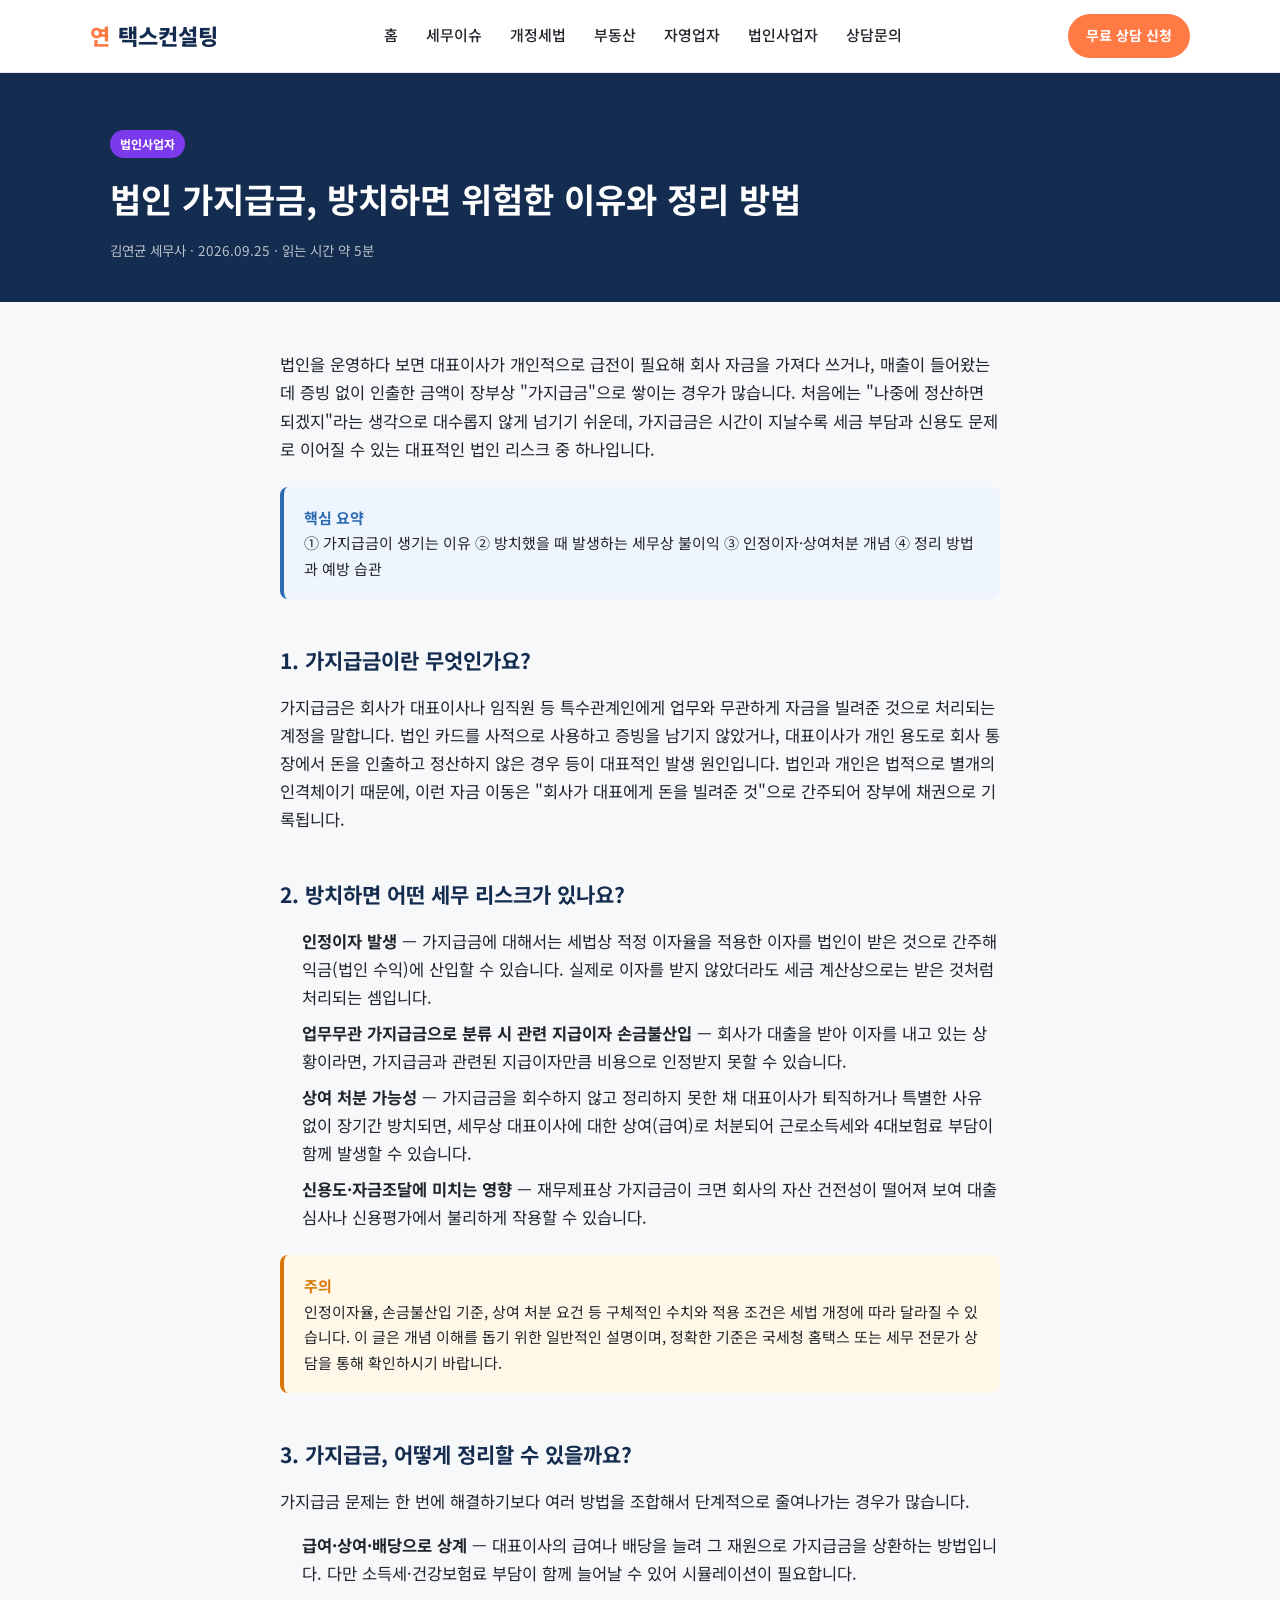
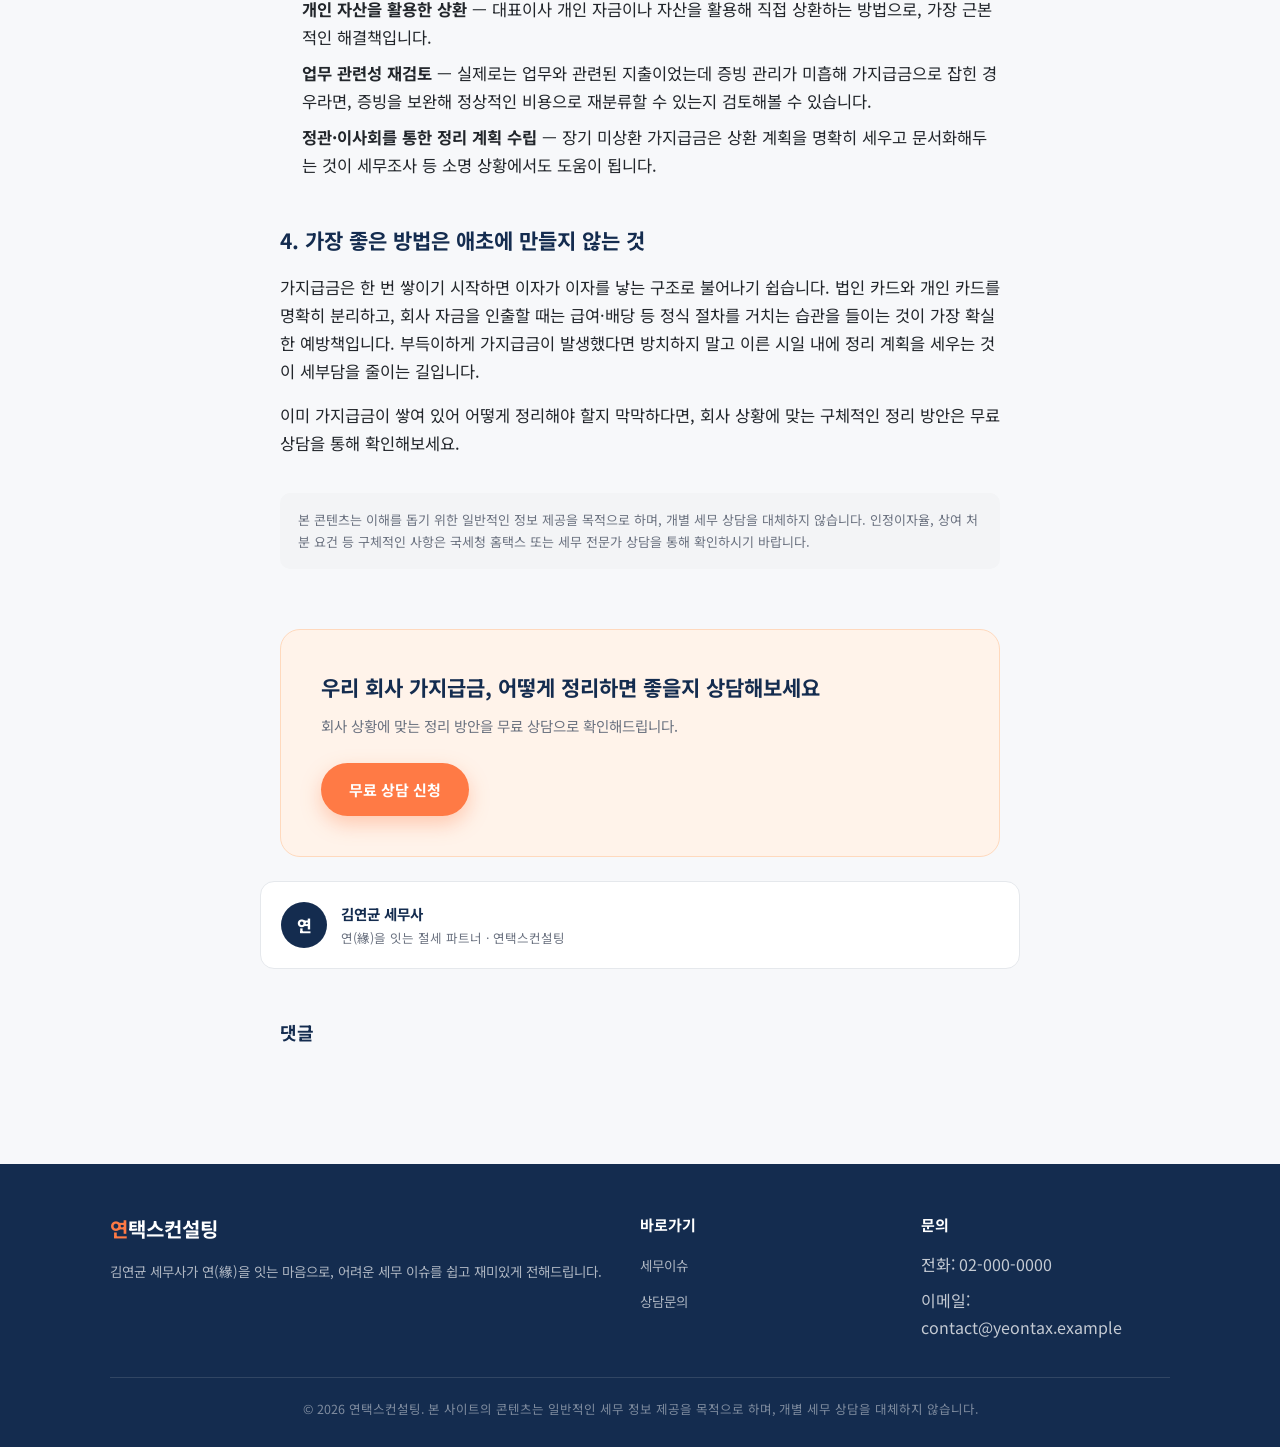
<file: posts/post-4.html>
<!DOCTYPE html>
<html lang="ko">
<head>
<meta charset="UTF-8">
<meta name="viewport" content="width=device-width, initial-scale=1.0">
<title>법인 가지급금, 방치하면 위험한 이유와 정리 방법 | 연택스컨설팅</title>
<meta name="description" content="대표이사 가지급금이 왜 생기고, 방치했을 때 어떤 세무 리스크가 있는지, 정리할 때 고려할 수 있는 방법들을 쉽게 정리했습니다.">
<link rel="preconnect" href="https://fonts.googleapis.com">
<link href="https://fonts.googleapis.com/css2?family=Noto+Sans+KR:wght@400;500;700;800&display=swap" rel="stylesheet">
<link rel="stylesheet" href="../css/style.css">
</head>
<body>

<header class="site-header">
  <div class="wrap header-inner">
    <a href="../index.html" class="logo"><span>연</span>택스컨설팅</a>
    <nav class="main-nav">
      <a href="../index.html">홈</a>
      <a href="../blog.html">세무이슈</a>
      <a href="../blog.html?cat=tax">개정세법</a>
      <a href="../blog.html?cat=realestate">부동산</a>
      <a href="../blog.html?cat=selfemployed">자영업자</a>
      <a href="../blog.html?cat=corp">법인사업자</a>
      <a href="../contact.html">상담문의</a>
    </nav>
    <a href="../contact.html" class="header-cta">무료 상담 신청</a>
    <button class="nav-toggle" aria-label="메뉴 열기">☰</button>
  </div>
</header>

<section class="post-hero">
  <div class="wrap">
    <span class="tag tag-corp">법인사업자</span>
    <h1>법인 가지급금, 방치하면 위험한 이유와 정리 방법</h1>
    <div class="meta">김연균 세무사 · 2026.09.25 · 읽는 시간 약 5분</div>
  </div>
</section>

<article class="post-content">
  <p>법인을 운영하다 보면 대표이사가 개인적으로 급전이 필요해 회사 자금을 가져다 쓰거나, 매출이 들어왔는데 증빙 없이 인출한 금액이 장부상 "가지급금"으로 쌓이는 경우가 많습니다. 처음에는 "나중에 정산하면 되겠지"라는 생각으로 대수롭지 않게 넘기기 쉬운데, 가지급금은 시간이 지날수록 세금 부담과 신용도 문제로 이어질 수 있는 대표적인 법인 리스크 중 하나입니다.</p>

  <div class="callout">
    <strong>핵심 요약</strong><br>
    ① 가지급금이 생기는 이유 ② 방치했을 때 발생하는 세무상 불이익 ③ 인정이자·상여처분 개념 ④ 정리 방법과 예방 습관
  </div>

  <h2>1. 가지급금이란 무엇인가요?</h2>
  <p>가지급금은 회사가 대표이사나 임직원 등 특수관계인에게 업무와 무관하게 자금을 빌려준 것으로 처리되는 계정을 말합니다. 법인 카드를 사적으로 사용하고 증빙을 남기지 않았거나, 대표이사가 개인 용도로 회사 통장에서 돈을 인출하고 정산하지 않은 경우 등이 대표적인 발생 원인입니다. 법인과 개인은 법적으로 별개의 인격체이기 때문에, 이런 자금 이동은 "회사가 대표에게 돈을 빌려준 것"으로 간주되어 장부에 채권으로 기록됩니다.</p>

  <h2>2. 방치하면 어떤 세무 리스크가 있나요?</h2>
  <ul>
    <li><strong>인정이자 발생</strong> — 가지급금에 대해서는 세법상 적정 이자율을 적용한 이자를 법인이 받은 것으로 간주해 익금(법인 수익)에 산입할 수 있습니다. 실제로 이자를 받지 않았더라도 세금 계산상으로는 받은 것처럼 처리되는 셈입니다.</li>
    <li><strong>업무무관 가지급금으로 분류 시 관련 지급이자 손금불산입</strong> — 회사가 대출을 받아 이자를 내고 있는 상황이라면, 가지급금과 관련된 지급이자만큼 비용으로 인정받지 못할 수 있습니다.</li>
    <li><strong>상여 처분 가능성</strong> — 가지급금을 회수하지 않고 정리하지 못한 채 대표이사가 퇴직하거나 특별한 사유 없이 장기간 방치되면, 세무상 대표이사에 대한 상여(급여)로 처분되어 근로소득세와 4대보험료 부담이 함께 발생할 수 있습니다.</li>
    <li><strong>신용도·자금조달에 미치는 영향</strong> — 재무제표상 가지급금이 크면 회사의 자산 건전성이 떨어져 보여 대출 심사나 신용평가에서 불리하게 작용할 수 있습니다.</li>
  </ul>

  <div class="callout callout-warn">
    <strong>주의</strong><br>
    인정이자율, 손금불산입 기준, 상여 처분 요건 등 구체적인 수치와 적용 조건은 세법 개정에 따라 달라질 수 있습니다. 이 글은 개념 이해를 돕기 위한 일반적인 설명이며, 정확한 기준은 국세청 홈택스 또는 세무 전문가 상담을 통해 확인하시기 바랍니다.
  </div>

  <h2>3. 가지급금, 어떻게 정리할 수 있을까요?</h2>
  <p>가지급금 문제는 한 번에 해결하기보다 여러 방법을 조합해서 단계적으로 줄여나가는 경우가 많습니다.</p>
  <ul>
    <li><strong>급여·상여·배당으로 상계</strong> — 대표이사의 급여나 배당을 늘려 그 재원으로 가지급금을 상환하는 방법입니다. 다만 소득세·건강보험료 부담이 함께 늘어날 수 있어 시뮬레이션이 필요합니다.</li>
    <li><strong>개인 자산을 활용한 상환</strong> — 대표이사 개인 자금이나 자산을 활용해 직접 상환하는 방법으로, 가장 근본적인 해결책입니다.</li>
    <li><strong>업무 관련성 재검토</strong> — 실제로는 업무와 관련된 지출이었는데 증빙 관리가 미흡해 가지급금으로 잡힌 경우라면, 증빙을 보완해 정상적인 비용으로 재분류할 수 있는지 검토해볼 수 있습니다.</li>
    <li><strong>정관·이사회를 통한 정리 계획 수립</strong> — 장기 미상환 가지급금은 상환 계획을 명확히 세우고 문서화해두는 것이 세무조사 등 소명 상황에서도 도움이 됩니다.</li>
  </ul>

  <h2>4. 가장 좋은 방법은 애초에 만들지 않는 것</h2>
  <p>가지급금은 한 번 쌓이기 시작하면 이자가 이자를 낳는 구조로 불어나기 쉽습니다. 법인 카드와 개인 카드를 명확히 분리하고, 회사 자금을 인출할 때는 급여·배당 등 정식 절차를 거치는 습관을 들이는 것이 가장 확실한 예방책입니다. 부득이하게 가지급금이 발생했다면 방치하지 말고 이른 시일 내에 정리 계획을 세우는 것이 세부담을 줄이는 길입니다.</p>

  <p>이미 가지급금이 쌓여 있어 어떻게 정리해야 할지 막막하다면, 회사 상황에 맞는 구체적인 정리 방안은 무료 상담을 통해 확인해보세요.</p>

  <div class="disclaimer">
    본 콘텐츠는 이해를 돕기 위한 일반적인 정보 제공을 목적으로 하며, 개별 세무 상담을 대체하지 않습니다. 인정이자율, 상여 처분 요건 등 구체적인 사항은 국세청 홈택스 또는 세무 전문가 상담을 통해 확인하시기 바랍니다.
  </div>
</article>

<div class="share-cta">
  <div class="cta-banner">
    <div>
      <h3>우리 회사 가지급금, 어떻게 정리하면 좋을지 상담해보세요</h3>
      <p>회사 상황에 맞는 정리 방안을 무료 상담으로 확인해드립니다.</p>
    </div>
    <a href="../contact.html" class="btn btn-primary">무료 상담 신청</a>
  </div>
</div>

<div class="author-box">
  <div class="author-avatar">연</div>
  <div>
    <div class="name">김연균 세무사</div>
    <div class="role">연(緣)을 잇는 절세 파트너 · 연택스컨설팅</div>
  </div>
</div>

<section class="comments-section">
  <h3>댓글</h3>
  <script src="https://giscus.app/client.js"
          data-repo="yeontax/yeon_taxconsulting"
          data-repo-id="R_kgDOUXvymA"
          data-category="General"
          data-category-id="DIC_kwDOUXvymM4DFbro"
          data-mapping="pathname"
          data-strict="0"
          data-reactions-enabled="1"
          data-emit-metadata="0"
          data-input-position="bottom"
          data-theme="preferred_color_scheme"
          data-lang="ko"
          crossorigin="anonymous"
          async>
  </script>
</section>

<footer class="site-footer">
  <div class="wrap">
    <div class="footer-grid">
      <div>
        <h4 style="color:#fff; font-size:20px;"><span style="color:var(--accent);">연</span>택스컨설팅</h4>
        <p>김연균 세무사가 연(緣)을 잇는 마음으로, 어려운 세무 이슈를 쉽고 재미있게 전해드립니다.</p>
      </div>
      <div>
        <h4>바로가기</h4>
        <ul>
          <li><a href="../blog.html">세무이슈</a></li>
          <li><a href="../contact.html">상담문의</a></li>
        </ul>
      </div>
      <div>
        <h4>문의</h4>
        <ul>
          <li>전화: 02-000-0000</li>
          <li>이메일: contact@yeontax.example</li>
        </ul>
      </div>
    </div>
    <div class="footer-bottom">
      © 2026 연택스컨설팅. 본 사이트의 콘텐츠는 일반적인 세무 정보 제공을 목적으로 하며, 개별 세무 상담을 대체하지 않습니다.
    </div>
  </div>
</footer>

<script src="../js/main.js"></script>
</body>
</html>
</file>
<file: css/style.css>
/* ===== 세무톡 공통 스타일 ===== */
:root {
  --navy: #142c4f;
  --navy-light: #1e3f6e;
  --accent: #ff7a45;
  --accent-dark: #e2601f;
  --bg: #f7f8fa;
  --card-bg: #ffffff;
  --text: #22262b;
  --text-muted: #6b7280;
  --border: #e5e8ec;
  --tag-tax: #2b6cb0;
  --tag-realestate: #2f9e63;
  --tag-selfemployed: #d97706;
  --tag-corp: #7c3aed;
  --radius: 14px;
  --max-width: 1100px;
}

* { box-sizing: border-box; }

html { scroll-behavior: smooth; }

body {
  margin: 0;
  font-family: "Noto Sans KR", "Pretendard", -apple-system, "Malgun Gothic", sans-serif;
  background: var(--bg);
  color: var(--text);
  line-height: 1.7;
  -webkit-font-smoothing: antialiased;
}

a { color: inherit; text-decoration: none; }
img { max-width: 100%; display: block; }
ul { list-style: none; margin: 0; padding: 0; }

.wrap {
  max-width: var(--max-width);
  margin: 0 auto;
  padding: 0 20px;
}

/* ---------- Header ---------- */
.site-header {
  position: sticky;
  top: 0;
  z-index: 50;
  background: rgba(255, 255, 255, 0.92);
  backdrop-filter: blur(6px);
  border-bottom: 1px solid var(--border);
}

.header-inner {
  display: flex;
  align-items: center;
  justify-content: space-between;
  padding: 14px 0;
}

.logo {
  display: flex;
  align-items: center;
  gap: 8px;
  font-weight: 800;
  font-size: 22px;
  color: var(--navy);
}
.logo span { color: var(--accent); }

.main-nav {
  display: flex;
  gap: 28px;
}
.main-nav a {
  font-size: 15px;
  font-weight: 500;
  color: var(--text);
  padding: 6px 0;
  border-bottom: 2px solid transparent;
  transition: color .15s, border-color .15s;
}
.main-nav a:hover,
.main-nav a.active {
  color: var(--navy);
  border-color: var(--accent);
}

.header-cta {
  display: inline-block;
  background: var(--accent);
  color: #fff;
  font-weight: 700;
  font-size: 14px;
  padding: 10px 18px;
  border-radius: 999px;
  transition: background .15s, transform .15s;
  white-space: nowrap;
}
.header-cta:hover { background: var(--accent-dark); transform: translateY(-1px); }

.nav-toggle {
  display: none;
  background: none;
  border: none;
  font-size: 24px;
  cursor: pointer;
  color: var(--navy);
}

/* ---------- Hero ---------- */
.hero {
  background: linear-gradient(135deg, var(--navy) 0%, var(--navy-light) 100%);
  color: #fff;
  padding: 72px 0 88px;
}
.hero-inner { text-align: center; max-width: 720px; margin: 0 auto; }
.hero-eyebrow {
  display: inline-block;
  background: rgba(255,255,255,0.12);
  padding: 6px 14px;
  border-radius: 999px;
  font-size: 13px;
  font-weight: 600;
  margin-bottom: 18px;
  letter-spacing: .02em;
}
.hero h1 {
  font-size: clamp(28px, 4vw, 42px);
  line-height: 1.4;
  margin: 0 0 16px;
  font-weight: 800;
}
.hero h1 em { color: var(--accent); font-style: normal; }
.hero p {
  font-size: 17px;
  color: rgba(255,255,255,0.82);
  margin: 0 0 32px;
}
.hero-actions {
  display: flex;
  gap: 12px;
  justify-content: center;
  flex-wrap: wrap;
}
.btn {
  display: inline-block;
  padding: 14px 28px;
  border-radius: 999px;
  font-weight: 700;
  font-size: 15px;
  transition: transform .15s, box-shadow .15s, background .15s;
}
.btn-primary {
  background: var(--accent);
  color: #fff;
  box-shadow: 0 8px 20px rgba(255,122,69,0.35);
}
.btn-primary:hover { background: var(--accent-dark); transform: translateY(-2px); }
.btn-ghost {
  background: rgba(255,255,255,0.08);
  color: #fff;
  border: 1px solid rgba(255,255,255,0.35);
}
.btn-ghost:hover { background: rgba(255,255,255,0.18); }

/* ---------- Section titles ---------- */
.section { padding: 64px 0; }
.section-head {
  display: flex;
  align-items: flex-end;
  justify-content: space-between;
  margin-bottom: 32px;
  gap: 16px;
  flex-wrap: wrap;
}
.section-head h2 {
  font-size: 26px;
  font-weight: 800;
  color: var(--navy);
  margin: 0 0 6px;
}
.section-head p { margin: 0; color: var(--text-muted); font-size: 14.5px; }
.section-link {
  font-weight: 700;
  font-size: 14px;
  color: var(--navy);
  border-bottom: 2px solid var(--accent);
  padding-bottom: 2px;
}

/* ---------- Category pills ---------- */
.category-grid {
  display: grid;
  grid-template-columns: repeat(4, 1fr);
  gap: 16px;
}
.category-card {
  background: var(--card-bg);
  border: 1px solid var(--border);
  border-radius: var(--radius);
  padding: 24px 20px;
  text-align: center;
  transition: transform .15s, box-shadow .15s;
}
.category-card:hover {
  transform: translateY(-4px);
  box-shadow: 0 12px 28px rgba(20,44,79,0.08);
}
.category-card .emoji { font-size: 30px; margin-bottom: 10px; }
.category-card h3 { font-size: 16px; margin: 0 0 6px; color: var(--navy); }
.category-card p { font-size: 13px; color: var(--text-muted); margin: 0; }

/* ---------- Post cards ---------- */
.post-grid {
  display: grid;
  grid-template-columns: repeat(3, 1fr);
  gap: 24px;
}
.post-card {
  background: var(--card-bg);
  border: 1px solid var(--border);
  border-radius: var(--radius);
  overflow: hidden;
  display: flex;
  flex-direction: column;
  transition: transform .15s, box-shadow .15s;
}
.post-card:hover {
  transform: translateY(-4px);
  box-shadow: 0 16px 32px rgba(20,44,79,0.1);
}
.post-thumb {
  height: 140px;
  display: flex;
  align-items: center;
  justify-content: center;
  font-size: 42px;
  color: #fff;
}
.post-body { padding: 20px; display: flex; flex-direction: column; gap: 10px; flex: 1; }
.tag {
  display: inline-block;
  align-self: flex-start;
  font-size: 12px;
  font-weight: 700;
  padding: 4px 10px;
  border-radius: 999px;
  color: #fff;
}
.tag-tax { background: var(--tag-tax); }
.tag-realestate { background: var(--tag-realestate); }
.tag-selfemployed { background: var(--tag-selfemployed); }
.tag-corp { background: var(--tag-corp); }

.thumb-tax { background: linear-gradient(135deg,#2b6cb0,#5a9bde); }
.thumb-realestate { background: linear-gradient(135deg,#2f9e63,#6fce9a); }
.thumb-selfemployed { background: linear-gradient(135deg,#d97706,#f4b942); }
.thumb-corp { background: linear-gradient(135deg,#7c3aed,#b18af0); }

.post-card h3 {
  font-size: 17px;
  margin: 0;
  color: var(--text);
  line-height: 1.5;
}
.post-card .excerpt {
  font-size: 13.5px;
  color: var(--text-muted);
  margin: 0;
  flex: 1;
}
.post-meta {
  display: flex;
  justify-content: space-between;
  font-size: 12.5px;
  color: var(--text-muted);
  margin-top: 4px;
}

/* ---------- CTA banner ---------- */
.cta-banner {
  background: #fff3ea;
  border: 1px solid #ffd9bd;
  border-radius: 20px;
  padding: 40px;
  display: flex;
  align-items: center;
  justify-content: space-between;
  gap: 24px;
  flex-wrap: wrap;
}
.cta-banner h3 { font-size: 21px; margin: 0 0 8px; color: var(--navy); }
.cta-banner p { margin: 0; color: var(--text-muted); font-size: 14.5px; }

/* ---------- Footer ---------- */
.site-footer {
  background: var(--navy);
  color: rgba(255,255,255,0.75);
  padding: 48px 0 28px;
  margin-top: 40px;
}
.footer-grid {
  display: grid;
  grid-template-columns: 2fr 1fr 1fr;
  gap: 32px;
  margin-bottom: 28px;
}
.footer-grid h4 { color: #fff; font-size: 15px; margin: 0 0 14px; }
.footer-grid p, .footer-grid a { font-size: 13.5px; color: rgba(255,255,255,0.65); }
.footer-grid li { margin-bottom: 8px; }
.footer-grid a:hover { color: #fff; }
.footer-bottom {
  border-top: 1px solid rgba(255,255,255,0.12);
  padding-top: 20px;
  font-size: 12.5px;
  color: rgba(255,255,255,0.45);
  text-align: center;
}

/* ---------- Blog list page ---------- */
.filter-tabs {
  display: flex;
  gap: 10px;
  flex-wrap: wrap;
  margin-bottom: 32px;
}
.filter-tab {
  padding: 9px 18px;
  border-radius: 999px;
  border: 1px solid var(--border);
  background: #fff;
  font-size: 13.5px;
  font-weight: 600;
  color: var(--text-muted);
  cursor: pointer;
  transition: all .15s;
}
.filter-tab:hover { border-color: var(--navy); color: var(--navy); }
.filter-tab.active { background: var(--navy); color: #fff; border-color: var(--navy); }

/* ---------- Post detail page ---------- */
.post-hero {
  background: var(--navy);
  color: #fff;
  padding: 56px 0 40px;
}
.post-hero .tag { margin-bottom: 16px; }
.post-hero h1 { font-size: clamp(24px, 3.4vw, 34px); margin: 0 0 16px; line-height: 1.45; }
.post-hero .meta { font-size: 13.5px; color: rgba(255,255,255,0.7); }

.post-content {
  max-width: 760px;
  margin: 0 auto;
  padding: 48px 20px 20px;
  font-size: 16.5px;
}
.post-content h2 {
  font-size: 21px;
  color: var(--navy);
  margin: 40px 0 14px;
  padding-top: 4px;
}
.post-content h3 { font-size: 17.5px; color: var(--navy); margin: 28px 0 10px; }
.post-content p { margin: 0 0 16px; }
.post-content ul, .post-content ol { margin: 0 0 16px; padding-left: 22px; }
.post-content li { margin-bottom: 8px; }

.callout {
  background: #eef5ff;
  border-left: 4px solid var(--tag-tax);
  border-radius: 8px;
  padding: 18px 20px;
  margin: 24px 0;
  font-size: 15px;
}
.callout strong { color: var(--tag-tax); }

.callout-warn {
  background: #fff8e8;
  border-left: 4px solid var(--tag-selfemployed);
}
.callout-warn strong { color: var(--tag-selfemployed); }

.disclaimer {
  margin-top: 36px;
  padding: 16px 18px;
  background: #f3f4f6;
  border-radius: 10px;
  font-size: 13px;
  color: var(--text-muted);
}

.share-cta {
  max-width: 760px;
  margin: 40px auto 0;
  padding: 0 20px;
}

.author-box {
  max-width: 760px;
  margin: 24px auto 0;
  padding: 20px;
  background: #fff;
  border: 1px solid var(--border);
  border-radius: var(--radius);
  display: flex;
  gap: 14px;
  align-items: center;
}
.author-avatar {
  width: 46px; height: 46px; border-radius: 50%;
  background: var(--navy); color: #fff;
  display: flex; align-items: center; justify-content: center;
  font-weight: 800; flex-shrink: 0;
}
.author-box .name { font-weight: 700; color: var(--navy); font-size: 14.5px; }
.author-box .role { font-size: 12.5px; color: var(--text-muted); }

/* ---------- Comments ---------- */
.comments-section {
  max-width: 760px;
  margin: 48px auto 0;
  padding: 0 20px 60px;
}
.comments-section h3 { font-size: 18px; color: var(--navy); margin-bottom: 16px; }
.comments-placeholder {
  border: 1px dashed var(--border);
  border-radius: var(--radius);
  padding: 28px;
  text-align: center;
  color: var(--text-muted);
  font-size: 13.5px;
  background: #fff;
}

/* ---------- Contact page ---------- */
.contact-layout {
  display: grid;
  grid-template-columns: 1.1fr 0.9fr;
  gap: 40px;
  align-items: start;
}
.contact-form {
  background: #fff;
  border: 1px solid var(--border);
  border-radius: var(--radius);
  padding: 32px;
}
.form-row { margin-bottom: 18px; }
.form-row label {
  display: block;
  font-size: 13.5px;
  font-weight: 700;
  margin-bottom: 6px;
  color: var(--navy);
}
.form-row input,
.form-row select,
.form-row textarea {
  width: 100%;
  padding: 12px 14px;
  border: 1px solid var(--border);
  border-radius: 8px;
  font-size: 14.5px;
  font-family: inherit;
  background: #fbfbfc;
}
.form-row textarea { resize: vertical; min-height: 110px; }
.form-note { font-size: 12.5px; color: var(--text-muted); margin-top: -8px; margin-bottom: 18px; }

.contact-info-card {
  background: var(--navy);
  color: #fff;
  border-radius: var(--radius);
  padding: 32px;
}
.contact-info-card h3 { margin: 0 0 18px; font-size: 18px; }
.contact-info-card .item { margin-bottom: 16px; font-size: 14.5px; }
.contact-info-card .item .label { display: block; font-size: 12.5px; color: rgba(255,255,255,0.6); margin-bottom: 2px; }

/* ---------- Responsive ---------- */
@media (max-width: 860px) {
  .main-nav { display: none; }
  .nav-toggle { display: block; }
  .category-grid { grid-template-columns: repeat(2, 1fr); }
  .post-grid { grid-template-columns: 1fr; }
  .footer-grid { grid-template-columns: 1fr; }
  .contact-layout { grid-template-columns: 1fr; }
}

@media (max-width: 480px) {
  .category-grid { grid-template-columns: 1fr; }
}
</file>
